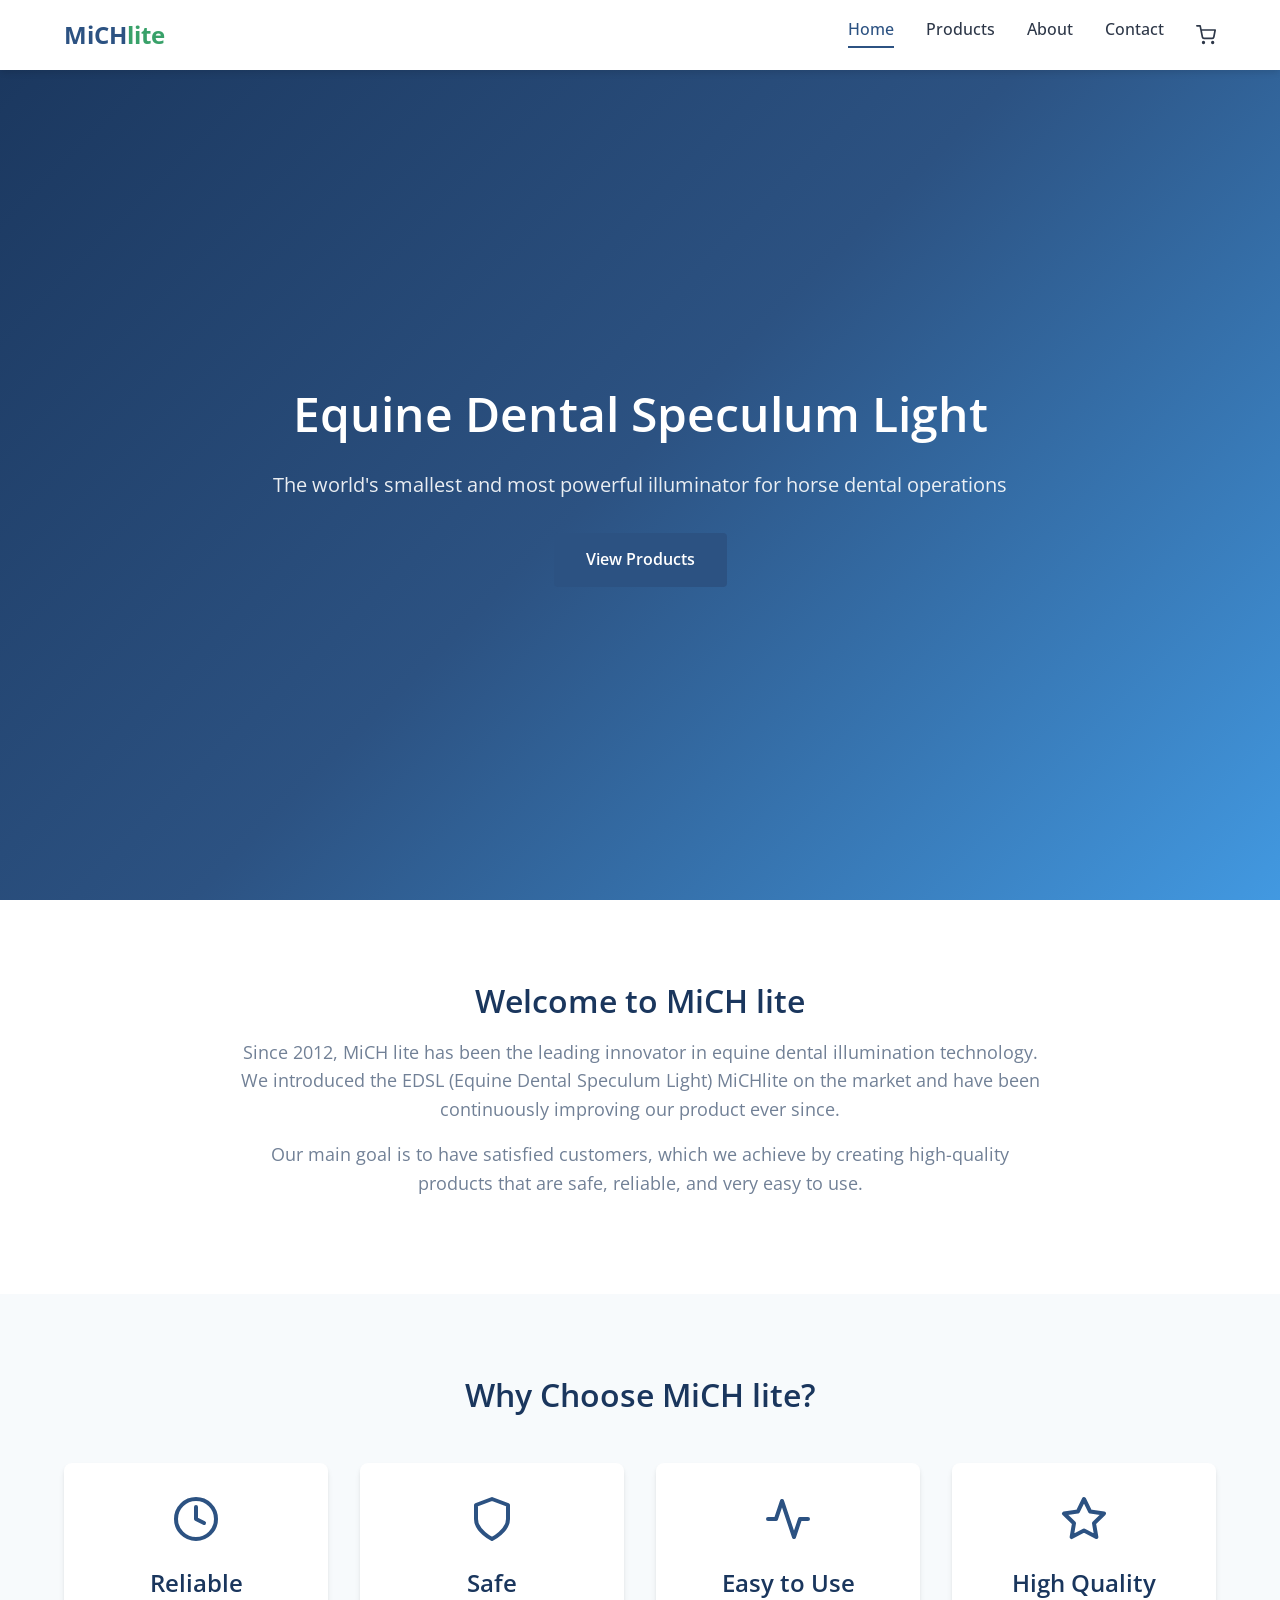
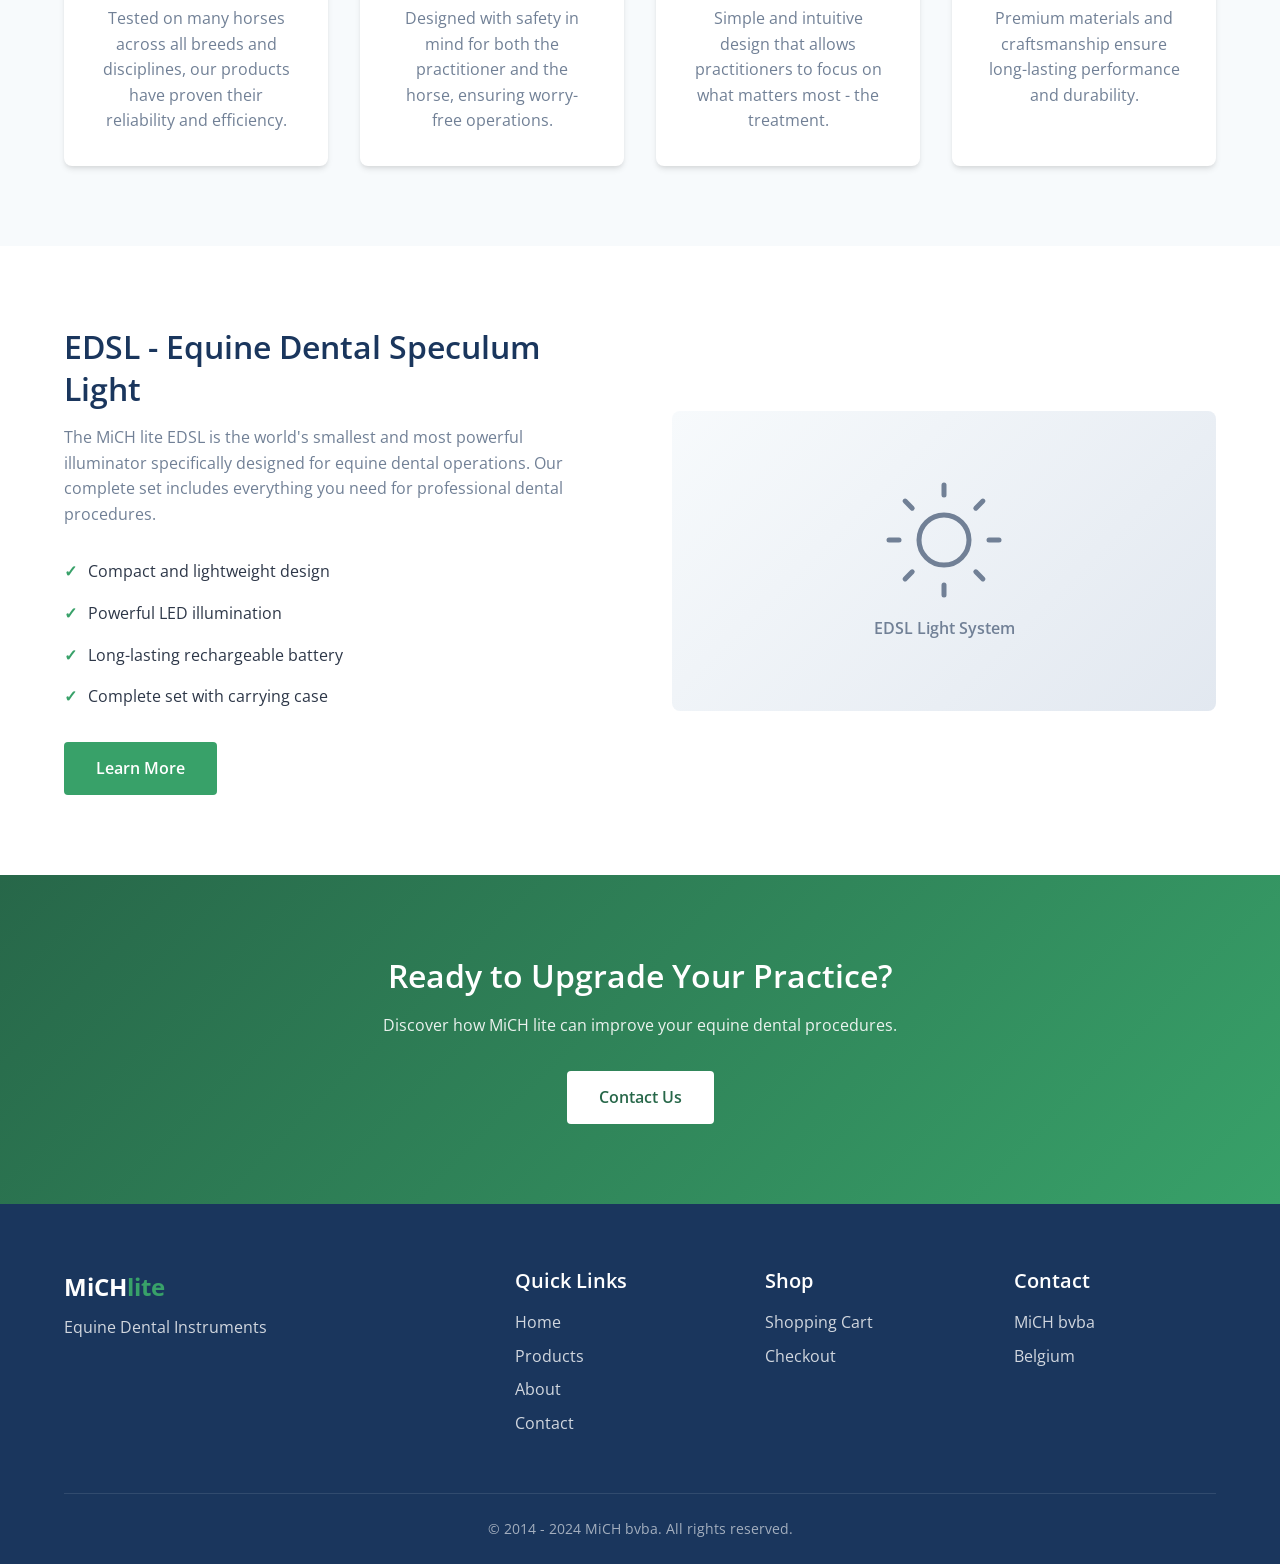
<file: index.html>
<!DOCTYPE html>
<html lang="en">
<head>
    <meta charset="UTF-8">
    <meta name="viewport" content="width=device-width, initial-scale=1.0">
    <meta name="description" content="MiCH lite - Equine Dental Instruments. The world's smallest and most powerful illuminator for horse dental operations.">
    <title>MiCH lite | Equine Dental Instruments</title>
    <link rel="stylesheet" href="css/styles.css">
    <link rel="preconnect" href="https://fonts.googleapis.com">
    <link rel="preconnect" href="https://fonts.gstatic.com" crossorigin>
    <link href="https://fonts.googleapis.com/css2?family=Open+Sans:wght@300;400;600;700&display=swap" rel="stylesheet">
</head>
<body>
    <!-- Navigation -->
    <header class="header">
        <nav class="nav container">
            <a href="index.html" class="logo">
                <span class="logo-mich">MiCH</span><span class="logo-lite">lite</span>
            </a>
            <button class="nav-toggle" aria-label="Toggle navigation">
                <span class="hamburger"></span>
            </button>
            <ul class="nav-menu">
                <li><a href="index.html" class="nav-link active">Home</a></li>
                <li><a href="products.html" class="nav-link">Products</a></li>
                <li><a href="about.html" class="nav-link">About</a></li>
                <li><a href="contact.html" class="nav-link">Contact</a></li>
                <li>
                    <a href="cart.html" class="nav-link cart-link">
                        <svg xmlns="http://www.w3.org/2000/svg" width="20" height="20" viewBox="0 0 24 24" fill="none" stroke="currentColor" stroke-width="2" stroke-linecap="round" stroke-linejoin="round">
                            <circle cx="9" cy="21" r="1"></circle>
                            <circle cx="20" cy="21" r="1"></circle>
                            <path d="M1 1h4l2.68 13.39a2 2 0 0 0 2 1.61h9.72a2 2 0 0 0 2-1.61L23 6H6"></path>
                        </svg>
                        <span class="cart-count">0</span>
                    </a>
                </li>
            </ul>
        </nav>
    </header>

    <!-- Hero Section -->
    <section class="hero">
        <div class="hero-content container">
            <h1>Equine Dental Speculum Light</h1>
            <p class="hero-subtitle">The world's smallest and most powerful illuminator for horse dental operations</p>
            <a href="products.html" class="btn btn-primary">View Products</a>
        </div>
    </section>

    <!-- Introduction Section -->
    <section class="intro section">
        <div class="container">
            <div class="intro-content">
                <h2>Welcome to MiCH lite</h2>
                <p>Since 2012, MiCH lite has been the leading innovator in equine dental illumination technology. We introduced the EDSL (Equine Dental Speculum Light) MiCHlite on the market and have been continuously improving our product ever since.</p>
                <p>Our main goal is to have satisfied customers, which we achieve by creating high-quality products that are safe, reliable, and very easy to use.</p>
            </div>
        </div>
    </section>

    <!-- Features Section -->
    <section class="features section section-alt">
        <div class="container">
            <h2 class="section-title">Why Choose MiCH lite?</h2>
            <div class="features-grid">
                <div class="feature-card">
                    <div class="feature-icon">
                        <svg xmlns="http://www.w3.org/2000/svg" width="48" height="48" viewBox="0 0 24 24" fill="none" stroke="currentColor" stroke-width="2" stroke-linecap="round" stroke-linejoin="round">
                            <circle cx="12" cy="12" r="10"></circle>
                            <path d="M12 6v6l4 2"></path>
                        </svg>
                    </div>
                    <h3>Reliable</h3>
                    <p>Tested on many horses across all breeds and disciplines, our products have proven their reliability and efficiency.</p>
                </div>
                <div class="feature-card">
                    <div class="feature-icon">
                        <svg xmlns="http://www.w3.org/2000/svg" width="48" height="48" viewBox="0 0 24 24" fill="none" stroke="currentColor" stroke-width="2" stroke-linecap="round" stroke-linejoin="round">
                            <path d="M12 22s8-4 8-10V5l-8-3-8 3v7c0 6 8 10 8 10z"></path>
                        </svg>
                    </div>
                    <h3>Safe</h3>
                    <p>Designed with safety in mind for both the practitioner and the horse, ensuring worry-free operations.</p>
                </div>
                <div class="feature-card">
                    <div class="feature-icon">
                        <svg xmlns="http://www.w3.org/2000/svg" width="48" height="48" viewBox="0 0 24 24" fill="none" stroke="currentColor" stroke-width="2" stroke-linecap="round" stroke-linejoin="round">
                            <polyline points="22 12 18 12 15 21 9 3 6 12 2 12"></polyline>
                        </svg>
                    </div>
                    <h3>Easy to Use</h3>
                    <p>Simple and intuitive design that allows practitioners to focus on what matters most - the treatment.</p>
                </div>
                <div class="feature-card">
                    <div class="feature-icon">
                        <svg xmlns="http://www.w3.org/2000/svg" width="48" height="48" viewBox="0 0 24 24" fill="none" stroke="currentColor" stroke-width="2" stroke-linecap="round" stroke-linejoin="round">
                            <polygon points="12 2 15.09 8.26 22 9.27 17 14.14 18.18 21.02 12 17.77 5.82 21.02 7 14.14 2 9.27 8.91 8.26 12 2"></polygon>
                        </svg>
                    </div>
                    <h3>High Quality</h3>
                    <p>Premium materials and craftsmanship ensure long-lasting performance and durability.</p>
                </div>
            </div>
        </div>
    </section>

    <!-- Product Highlight Section -->
    <section class="product-highlight section">
        <div class="container">
            <div class="product-highlight-content">
                <div class="product-highlight-text">
                    <h2>EDSL - Equine Dental Speculum Light</h2>
                    <p>The MiCH lite EDSL is the world's smallest and most powerful illuminator specifically designed for equine dental operations. Our complete set includes everything you need for professional dental procedures.</p>
                    <ul class="product-features">
                        <li>Compact and lightweight design</li>
                        <li>Powerful LED illumination</li>
                        <li>Long-lasting rechargeable battery</li>
                        <li>Complete set with carrying case</li>
                    </ul>
                    <a href="products.html" class="btn btn-secondary">Learn More</a>
                </div>
                <div class="product-highlight-image">
                    <div class="placeholder-image">
                        <svg xmlns="http://www.w3.org/2000/svg" width="120" height="120" viewBox="0 0 24 24" fill="none" stroke="currentColor" stroke-width="1" stroke-linecap="round" stroke-linejoin="round">
                            <circle cx="12" cy="12" r="5"></circle>
                            <line x1="12" y1="1" x2="12" y2="3"></line>
                            <line x1="12" y1="21" x2="12" y2="23"></line>
                            <line x1="4.22" y1="4.22" x2="5.64" y2="5.64"></line>
                            <line x1="18.36" y1="18.36" x2="19.78" y2="19.78"></line>
                            <line x1="1" y1="12" x2="3" y2="12"></line>
                            <line x1="21" y1="12" x2="23" y2="12"></line>
                            <line x1="4.22" y1="19.78" x2="5.64" y2="18.36"></line>
                            <line x1="18.36" y1="5.64" x2="19.78" y2="4.22"></line>
                        </svg>
                        <span>EDSL Light System</span>
                    </div>
                </div>
            </div>
        </div>
    </section>

    <!-- CTA Section -->
    <section class="cta section">
        <div class="container">
            <h2>Ready to Upgrade Your Practice?</h2>
            <p>Discover how MiCH lite can improve your equine dental procedures.</p>
            <a href="contact.html" class="btn btn-primary">Contact Us</a>
        </div>
    </section>

    <!-- Footer -->
    <footer class="footer">
        <div class="container">
            <div class="footer-content">
                <div class="footer-brand">
                    <a href="index.html" class="logo">
                        <span class="logo-mich">MiCH</span><span class="logo-lite">lite</span>
                    </a>
                    <p>Equine Dental Instruments</p>
                </div>
                <div class="footer-links">
                    <h4>Quick Links</h4>
                    <ul>
                        <li><a href="index.html">Home</a></li>
                        <li><a href="products.html">Products</a></li>
                        <li><a href="about.html">About</a></li>
                        <li><a href="contact.html">Contact</a></li>
                    </ul>
                </div>
                <div class="footer-links">
                    <h4>Shop</h4>
                    <ul>
                        <li><a href="cart.html">Shopping Cart</a></li>
                        <li><a href="checkout.html">Checkout</a></li>
                    </ul>
                </div>
                <div class="footer-contact">
                    <h4>Contact</h4>
                    <p>MiCH bvba</p>
                    <p>Belgium</p>
                </div>
            </div>
            <div class="footer-bottom">
                <p>&copy; 2014 - 2024 MiCH bvba. All rights reserved.</p>
            </div>
        </div>
    </footer>

    <script src="js/main.js"></script>
    <script src="js/shop.js"></script>
</body>
</html>
</file>
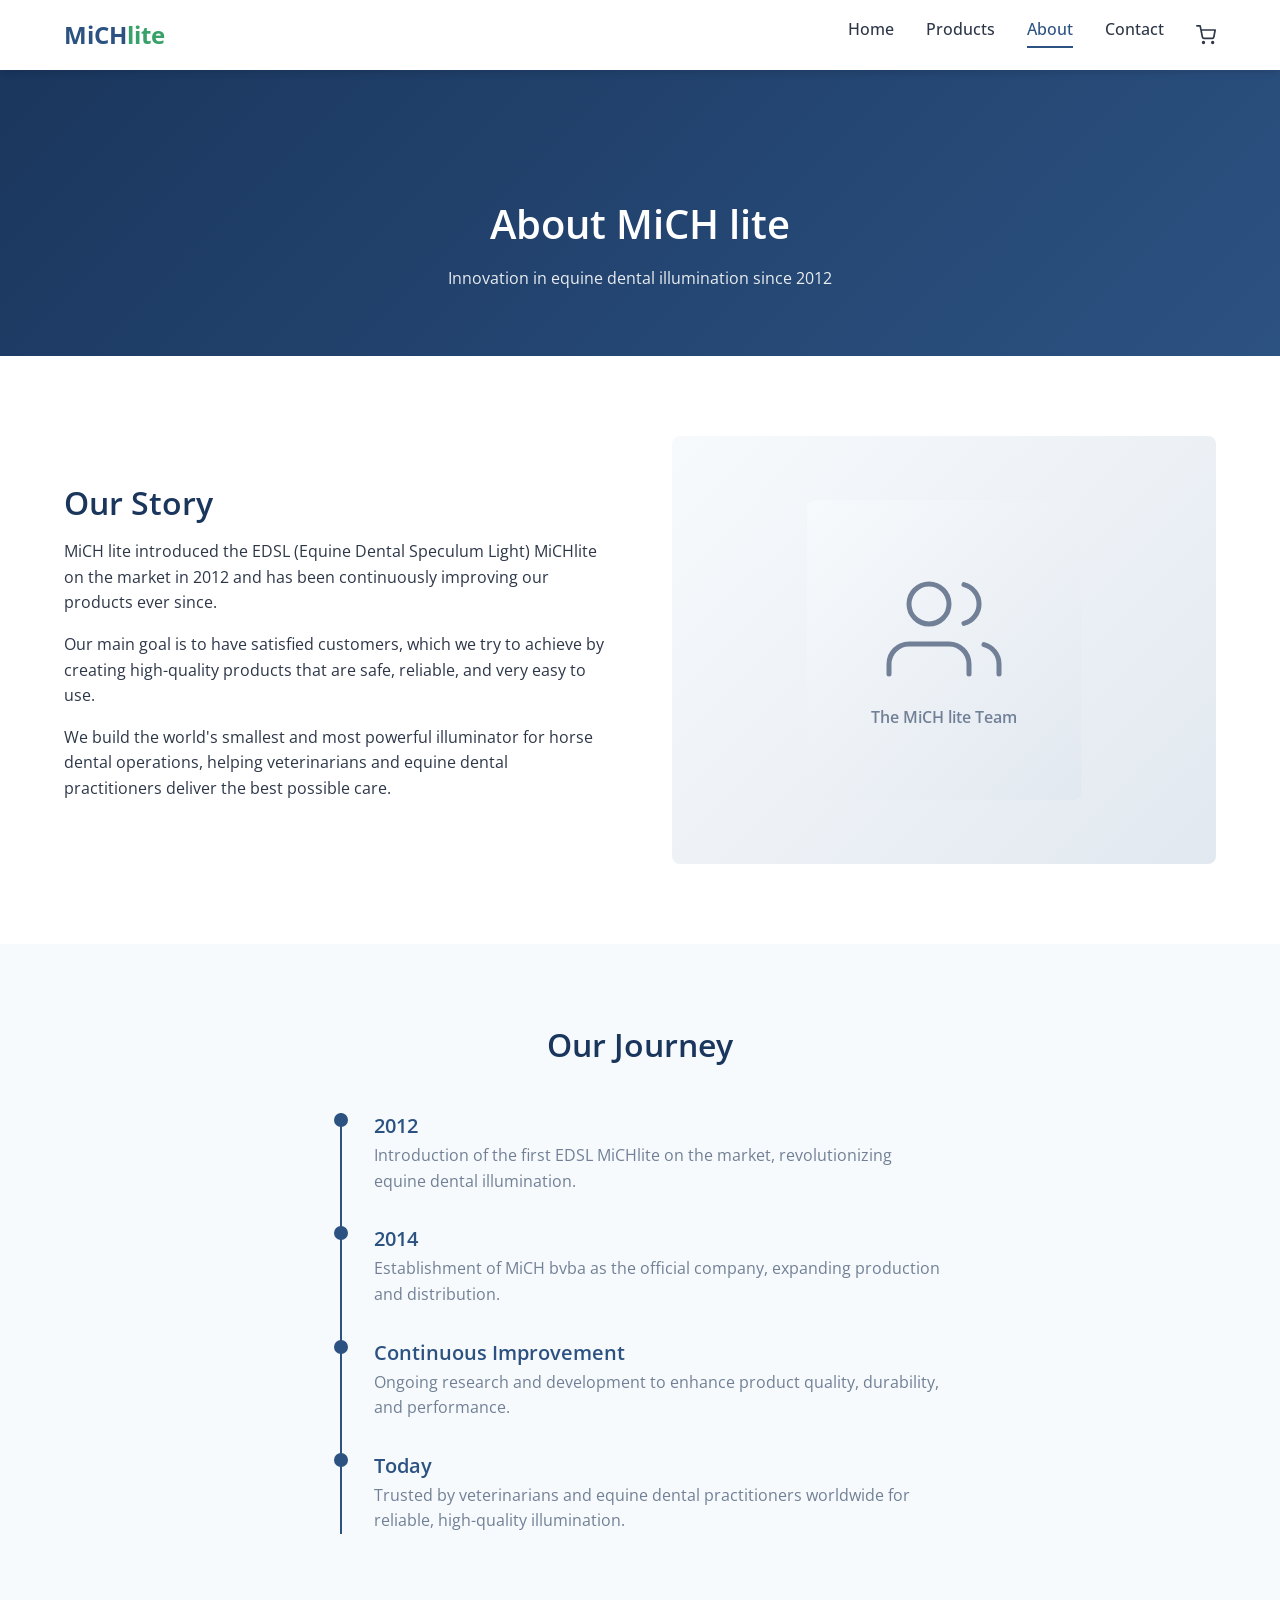
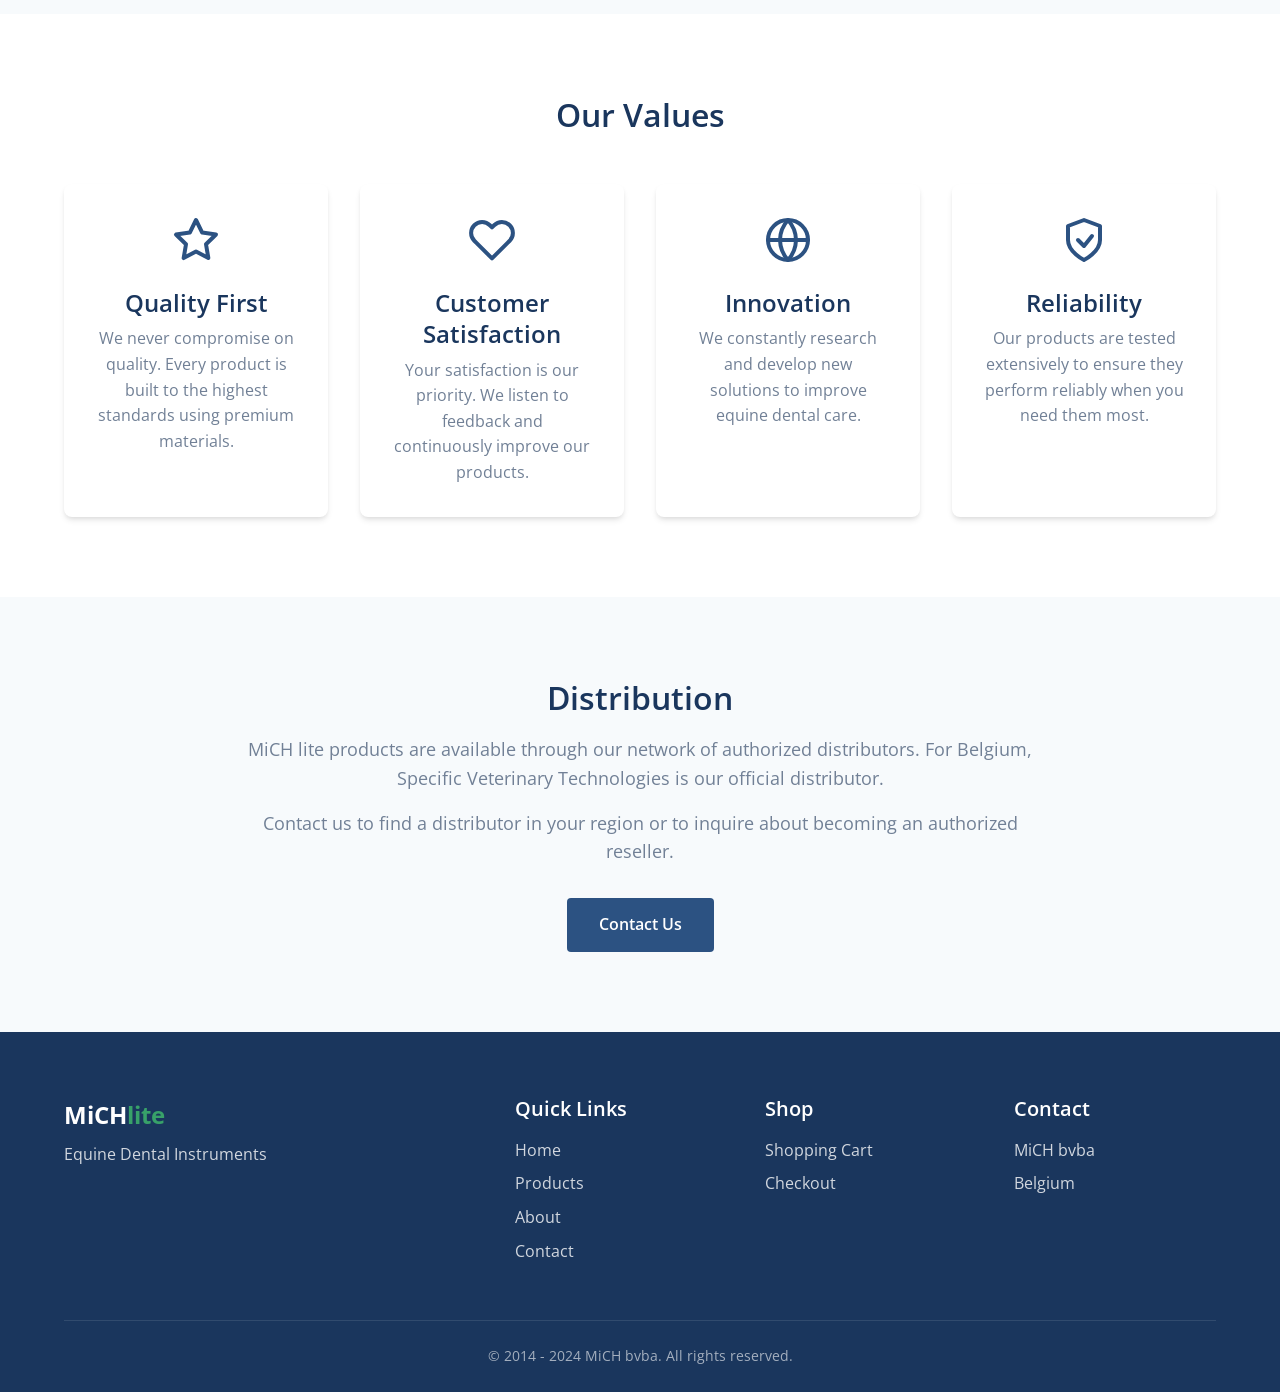
<file: about.html>
<!DOCTYPE html>
<html lang="en">
<head>
    <meta charset="UTF-8">
    <meta name="viewport" content="width=device-width, initial-scale=1.0">
    <meta name="description" content="About MiCH lite - Learn about our journey in equine dental illumination since 2012.">
    <title>About | MiCH lite</title>
    <link rel="stylesheet" href="css/styles.css">
    <link rel="preconnect" href="https://fonts.googleapis.com">
    <link rel="preconnect" href="https://fonts.gstatic.com" crossorigin>
    <link href="https://fonts.googleapis.com/css2?family=Open+Sans:wght@300;400;600;700&display=swap" rel="stylesheet">
</head>
<body>
    <!-- Navigation -->
    <header class="header">
        <nav class="nav container">
            <a href="index.html" class="logo">
                <span class="logo-mich">MiCH</span><span class="logo-lite">lite</span>
            </a>
            <button class="nav-toggle" aria-label="Toggle navigation">
                <span class="hamburger"></span>
            </button>
            <ul class="nav-menu">
                <li><a href="index.html" class="nav-link">Home</a></li>
                <li><a href="products.html" class="nav-link">Products</a></li>
                <li><a href="about.html" class="nav-link active">About</a></li>
                <li><a href="contact.html" class="nav-link">Contact</a></li>
                <li>
                    <a href="cart.html" class="nav-link cart-link">
                        <svg xmlns="http://www.w3.org/2000/svg" width="20" height="20" viewBox="0 0 24 24" fill="none" stroke="currentColor" stroke-width="2" stroke-linecap="round" stroke-linejoin="round">
                            <circle cx="9" cy="21" r="1"></circle>
                            <circle cx="20" cy="21" r="1"></circle>
                            <path d="M1 1h4l2.68 13.39a2 2 0 0 0 2 1.61h9.72a2 2 0 0 0 2-1.61L23 6H6"></path>
                        </svg>
                        <span class="cart-count">0</span>
                    </a>
                </li>
            </ul>
        </nav>
    </header>

    <!-- Page Header -->
    <section class="page-header">
        <div class="container">
            <h1>About MiCH lite</h1>
            <p>Innovation in equine dental illumination since 2012</p>
        </div>
    </section>

    <!-- About Content -->
    <section class="section">
        <div class="container">
            <div class="about-content">
                <div class="about-text">
                    <h2>Our Story</h2>
                    <p>MiCH lite introduced the EDSL (Equine Dental Speculum Light) MiCHlite on the market in 2012 and has been continuously improving our products ever since.</p>
                    <p>Our main goal is to have satisfied customers, which we try to achieve by creating high-quality products that are safe, reliable, and very easy to use.</p>
                    <p>We build the world's smallest and most powerful illuminator for horse dental operations, helping veterinarians and equine dental practitioners deliver the best possible care.</p>
                </div>
                <div class="about-image">
                    <div class="placeholder-image">
                        <svg xmlns="http://www.w3.org/2000/svg" width="120" height="120" viewBox="0 0 24 24" fill="none" stroke="currentColor" stroke-width="1" stroke-linecap="round" stroke-linejoin="round">
                            <path d="M17 21v-2a4 4 0 0 0-4-4H5a4 4 0 0 0-4 4v2"></path>
                            <circle cx="9" cy="7" r="4"></circle>
                            <path d="M23 21v-2a4 4 0 0 0-3-3.87"></path>
                            <path d="M16 3.13a4 4 0 0 1 0 7.75"></path>
                        </svg>
                        <span>The MiCH lite Team</span>
                    </div>
                </div>
            </div>
        </div>
    </section>

    <!-- Timeline Section -->
    <section class="section section-alt">
        <div class="container">
            <h2 class="section-title">Our Journey</h2>
            <div class="timeline" style="max-width: 600px; margin: 0 auto;">
                <div class="timeline-item">
                    <h4>2012</h4>
                    <p>Introduction of the first EDSL MiCHlite on the market, revolutionizing equine dental illumination.</p>
                </div>
                <div class="timeline-item">
                    <h4>2014</h4>
                    <p>Establishment of MiCH bvba as the official company, expanding production and distribution.</p>
                </div>
                <div class="timeline-item">
                    <h4>Continuous Improvement</h4>
                    <p>Ongoing research and development to enhance product quality, durability, and performance.</p>
                </div>
                <div class="timeline-item">
                    <h4>Today</h4>
                    <p>Trusted by veterinarians and equine dental practitioners worldwide for reliable, high-quality illumination.</p>
                </div>
            </div>
        </div>
    </section>

    <!-- Values Section -->
    <section class="section">
        <div class="container">
            <h2 class="section-title">Our Values</h2>
            <div class="features-grid">
                <div class="feature-card">
                    <div class="feature-icon">
                        <svg xmlns="http://www.w3.org/2000/svg" width="48" height="48" viewBox="0 0 24 24" fill="none" stroke="currentColor" stroke-width="2" stroke-linecap="round" stroke-linejoin="round">
                            <polygon points="12 2 15.09 8.26 22 9.27 17 14.14 18.18 21.02 12 17.77 5.82 21.02 7 14.14 2 9.27 8.91 8.26 12 2"></polygon>
                        </svg>
                    </div>
                    <h3>Quality First</h3>
                    <p>We never compromise on quality. Every product is built to the highest standards using premium materials.</p>
                </div>
                <div class="feature-card">
                    <div class="feature-icon">
                        <svg xmlns="http://www.w3.org/2000/svg" width="48" height="48" viewBox="0 0 24 24" fill="none" stroke="currentColor" stroke-width="2" stroke-linecap="round" stroke-linejoin="round">
                            <path d="M20.84 4.61a5.5 5.5 0 0 0-7.78 0L12 5.67l-1.06-1.06a5.5 5.5 0 0 0-7.78 7.78l1.06 1.06L12 21.23l7.78-7.78 1.06-1.06a5.5 5.5 0 0 0 0-7.78z"></path>
                        </svg>
                    </div>
                    <h3>Customer Satisfaction</h3>
                    <p>Your satisfaction is our priority. We listen to feedback and continuously improve our products.</p>
                </div>
                <div class="feature-card">
                    <div class="feature-icon">
                        <svg xmlns="http://www.w3.org/2000/svg" width="48" height="48" viewBox="0 0 24 24" fill="none" stroke="currentColor" stroke-width="2" stroke-linecap="round" stroke-linejoin="round">
                            <circle cx="12" cy="12" r="10"></circle>
                            <line x1="2" y1="12" x2="22" y2="12"></line>
                            <path d="M12 2a15.3 15.3 0 0 1 4 10 15.3 15.3 0 0 1-4 10 15.3 15.3 0 0 1-4-10 15.3 15.3 0 0 1 4-10z"></path>
                        </svg>
                    </div>
                    <h3>Innovation</h3>
                    <p>We constantly research and develop new solutions to improve equine dental care.</p>
                </div>
                <div class="feature-card">
                    <div class="feature-icon">
                        <svg xmlns="http://www.w3.org/2000/svg" width="48" height="48" viewBox="0 0 24 24" fill="none" stroke="currentColor" stroke-width="2" stroke-linecap="round" stroke-linejoin="round">
                            <path d="M12 22s8-4 8-10V5l-8-3-8 3v7c0 6 8 10 8 10z"></path>
                            <polyline points="9 12 12 15 16 10"></polyline>
                        </svg>
                    </div>
                    <h3>Reliability</h3>
                    <p>Our products are tested extensively to ensure they perform reliably when you need them most.</p>
                </div>
            </div>
        </div>
    </section>

    <!-- Distribution Section -->
    <section class="section section-alt">
        <div class="container">
            <div class="intro-content">
                <h2>Distribution</h2>
                <p>MiCH lite products are available through our network of authorized distributors. For Belgium, Specific Veterinary Technologies is our official distributor.</p>
                <p>Contact us to find a distributor in your region or to inquire about becoming an authorized reseller.</p>
                <a href="contact.html" class="btn btn-primary" style="margin-top: 1rem;">Contact Us</a>
            </div>
        </div>
    </section>

    <!-- Footer -->
    <footer class="footer">
        <div class="container">
            <div class="footer-content">
                <div class="footer-brand">
                    <a href="index.html" class="logo">
                        <span class="logo-mich">MiCH</span><span class="logo-lite">lite</span>
                    </a>
                    <p>Equine Dental Instruments</p>
                </div>
                <div class="footer-links">
                    <h4>Quick Links</h4>
                    <ul>
                        <li><a href="index.html">Home</a></li>
                        <li><a href="products.html">Products</a></li>
                        <li><a href="about.html">About</a></li>
                        <li><a href="contact.html">Contact</a></li>
                    </ul>
                </div>
                <div class="footer-links">
                    <h4>Shop</h4>
                    <ul>
                        <li><a href="cart.html">Shopping Cart</a></li>
                        <li><a href="checkout.html">Checkout</a></li>
                    </ul>
                </div>
                <div class="footer-contact">
                    <h4>Contact</h4>
                    <p>MiCH bvba</p>
                    <p>Belgium</p>
                </div>
            </div>
            <div class="footer-bottom">
                <p>&copy; 2014 - 2024 MiCH bvba. All rights reserved.</p>
            </div>
        </div>
    </footer>

    <script src="js/main.js"></script>
    <script src="js/shop.js"></script>
</body>
</html>
</file>
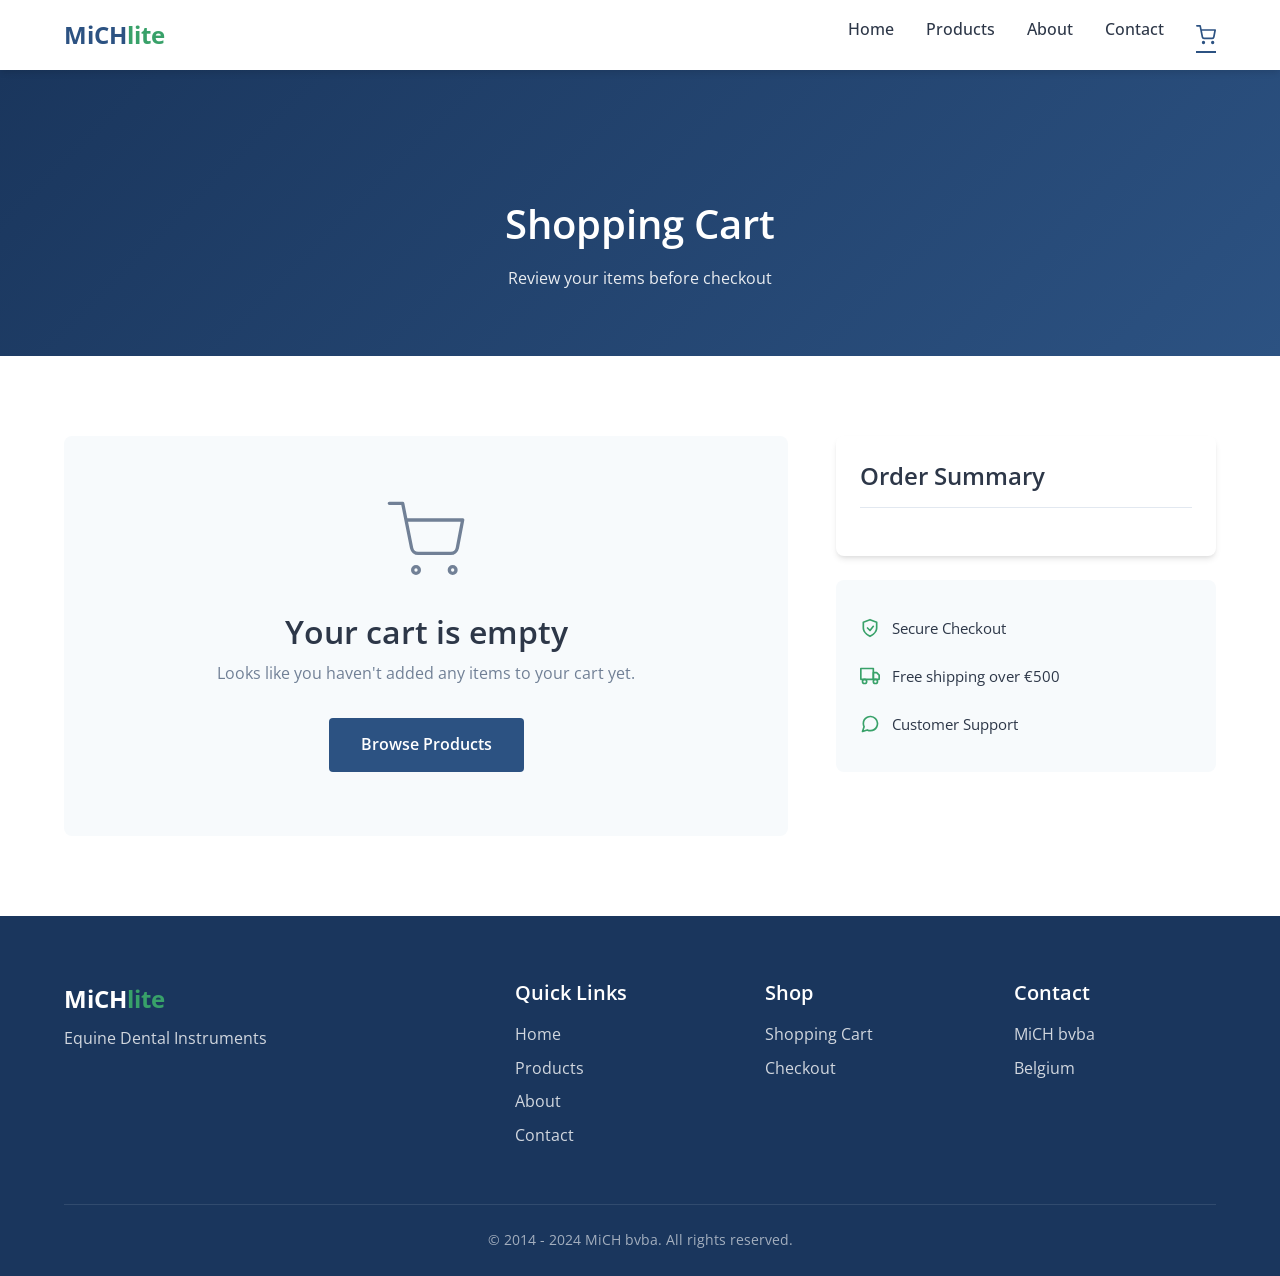
<file: cart.html>
<!DOCTYPE html>
<html lang="en">
<head>
    <meta charset="UTF-8">
    <meta name="viewport" content="width=device-width, initial-scale=1.0">
    <meta name="description" content="Shopping Cart - MiCH lite Equine Dental Instruments">
    <title>Shopping Cart | MiCH lite</title>
    <link rel="stylesheet" href="css/styles.css">
    <link rel="preconnect" href="https://fonts.googleapis.com">
    <link rel="preconnect" href="https://fonts.gstatic.com" crossorigin>
    <link href="https://fonts.googleapis.com/css2?family=Open+Sans:wght@300;400;600;700&display=swap" rel="stylesheet">
</head>
<body>
    <!-- Navigation -->
    <header class="header">
        <nav class="nav container">
            <a href="index.html" class="logo">
                <span class="logo-mich">MiCH</span><span class="logo-lite">lite</span>
            </a>
            <button class="nav-toggle" aria-label="Toggle navigation">
                <span class="hamburger"></span>
            </button>
            <ul class="nav-menu">
                <li><a href="index.html" class="nav-link">Home</a></li>
                <li><a href="products.html" class="nav-link">Products</a></li>
                <li><a href="about.html" class="nav-link">About</a></li>
                <li><a href="contact.html" class="nav-link">Contact</a></li>
                <li>
                    <a href="cart.html" class="nav-link cart-link active">
                        <svg xmlns="http://www.w3.org/2000/svg" width="20" height="20" viewBox="0 0 24 24" fill="none" stroke="currentColor" stroke-width="2" stroke-linecap="round" stroke-linejoin="round">
                            <circle cx="9" cy="21" r="1"></circle>
                            <circle cx="20" cy="21" r="1"></circle>
                            <path d="M1 1h4l2.68 13.39a2 2 0 0 0 2 1.61h9.72a2 2 0 0 0 2-1.61L23 6H6"></path>
                        </svg>
                        <span class="cart-count">0</span>
                    </a>
                </li>
            </ul>
        </nav>
    </header>

    <!-- Page Header -->
    <section class="page-header">
        <div class="container">
            <h1>Shopping Cart</h1>
            <p>Review your items before checkout</p>
        </div>
    </section>

    <!-- Cart Section -->
    <section class="section">
        <div class="container">
            <div class="cart-layout">
                <!-- Cart Items -->
                <div class="cart-main">
                    <div id="cart-items" class="cart-items">
                        <!-- Cart items will be rendered here by JavaScript -->
                    </div>

                    <!-- Empty Cart Message -->
                    <div id="empty-cart" class="empty-cart" style="display: none;">
                        <div class="empty-cart-icon">
                            <svg xmlns="http://www.w3.org/2000/svg" width="80" height="80" viewBox="0 0 24 24" fill="none" stroke="currentColor" stroke-width="1" stroke-linecap="round" stroke-linejoin="round">
                                <circle cx="9" cy="21" r="1"></circle>
                                <circle cx="20" cy="21" r="1"></circle>
                                <path d="M1 1h4l2.68 13.39a2 2 0 0 0 2 1.61h9.72a2 2 0 0 0 2-1.61L23 6H6"></path>
                            </svg>
                        </div>
                        <h2>Your cart is empty</h2>
                        <p>Looks like you haven't added any items to your cart yet.</p>
                        <a href="products.html" class="btn btn-primary">Browse Products</a>
                    </div>
                </div>

                <!-- Cart Summary -->
                <div class="cart-sidebar">
                    <div class="cart-summary-box">
                        <h3>Order Summary</h3>
                        <div id="cart-summary">
                            <!-- Summary will be rendered here by JavaScript -->
                        </div>
                    </div>

                    <!-- Secure Checkout Info -->
                    <div class="checkout-info">
                        <div class="checkout-info-item">
                            <svg xmlns="http://www.w3.org/2000/svg" width="20" height="20" viewBox="0 0 24 24" fill="none" stroke="currentColor" stroke-width="2" stroke-linecap="round" stroke-linejoin="round">
                                <path d="M12 22s8-4 8-10V5l-8-3-8 3v7c0 6 8 10 8 10z"></path>
                                <polyline points="9 12 12 15 16 10"></polyline>
                            </svg>
                            <span>Secure Checkout</span>
                        </div>
                        <div class="checkout-info-item">
                            <svg xmlns="http://www.w3.org/2000/svg" width="20" height="20" viewBox="0 0 24 24" fill="none" stroke="currentColor" stroke-width="2" stroke-linecap="round" stroke-linejoin="round">
                                <rect x="1" y="3" width="15" height="13"></rect>
                                <polygon points="16 8 20 8 23 11 23 16 16 16 16 8"></polygon>
                                <circle cx="5.5" cy="18.5" r="2.5"></circle>
                                <circle cx="18.5" cy="18.5" r="2.5"></circle>
                            </svg>
                            <span>Free shipping over &euro;500</span>
                        </div>
                        <div class="checkout-info-item">
                            <svg xmlns="http://www.w3.org/2000/svg" width="20" height="20" viewBox="0 0 24 24" fill="none" stroke="currentColor" stroke-width="2" stroke-linecap="round" stroke-linejoin="round">
                                <path d="M21 11.5a8.38 8.38 0 0 1-.9 3.8 8.5 8.5 0 0 1-7.6 4.7 8.38 8.38 0 0 1-3.8-.9L3 21l1.9-5.7a8.38 8.38 0 0 1-.9-3.8 8.5 8.5 0 0 1 4.7-7.6 8.38 8.38 0 0 1 3.8-.9h.5a8.48 8.48 0 0 1 8 8v.5z"></path>
                            </svg>
                            <span>Customer Support</span>
                        </div>
                    </div>
                </div>
            </div>
        </div>
    </section>

    <!-- Footer -->
    <footer class="footer">
        <div class="container">
            <div class="footer-content">
                <div class="footer-brand">
                    <a href="index.html" class="logo">
                        <span class="logo-mich">MiCH</span><span class="logo-lite">lite</span>
                    </a>
                    <p>Equine Dental Instruments</p>
                </div>
                <div class="footer-links">
                    <h4>Quick Links</h4>
                    <ul>
                        <li><a href="index.html">Home</a></li>
                        <li><a href="products.html">Products</a></li>
                        <li><a href="about.html">About</a></li>
                        <li><a href="contact.html">Contact</a></li>
                    </ul>
                </div>
                <div class="footer-links">
                    <h4>Shop</h4>
                    <ul>
                        <li><a href="cart.html">Shopping Cart</a></li>
                        <li><a href="checkout.html">Checkout</a></li>
                    </ul>
                </div>
                <div class="footer-contact">
                    <h4>Contact</h4>
                    <p>MiCH bvba</p>
                    <p>Belgium</p>
                </div>
            </div>
            <div class="footer-bottom">
                <p>&copy; 2014 - 2024 MiCH bvba. All rights reserved.</p>
            </div>
        </div>
    </footer>

    <script src="js/main.js"></script>
    <script src="js/shop.js"></script>
</body>
</html>
</file>
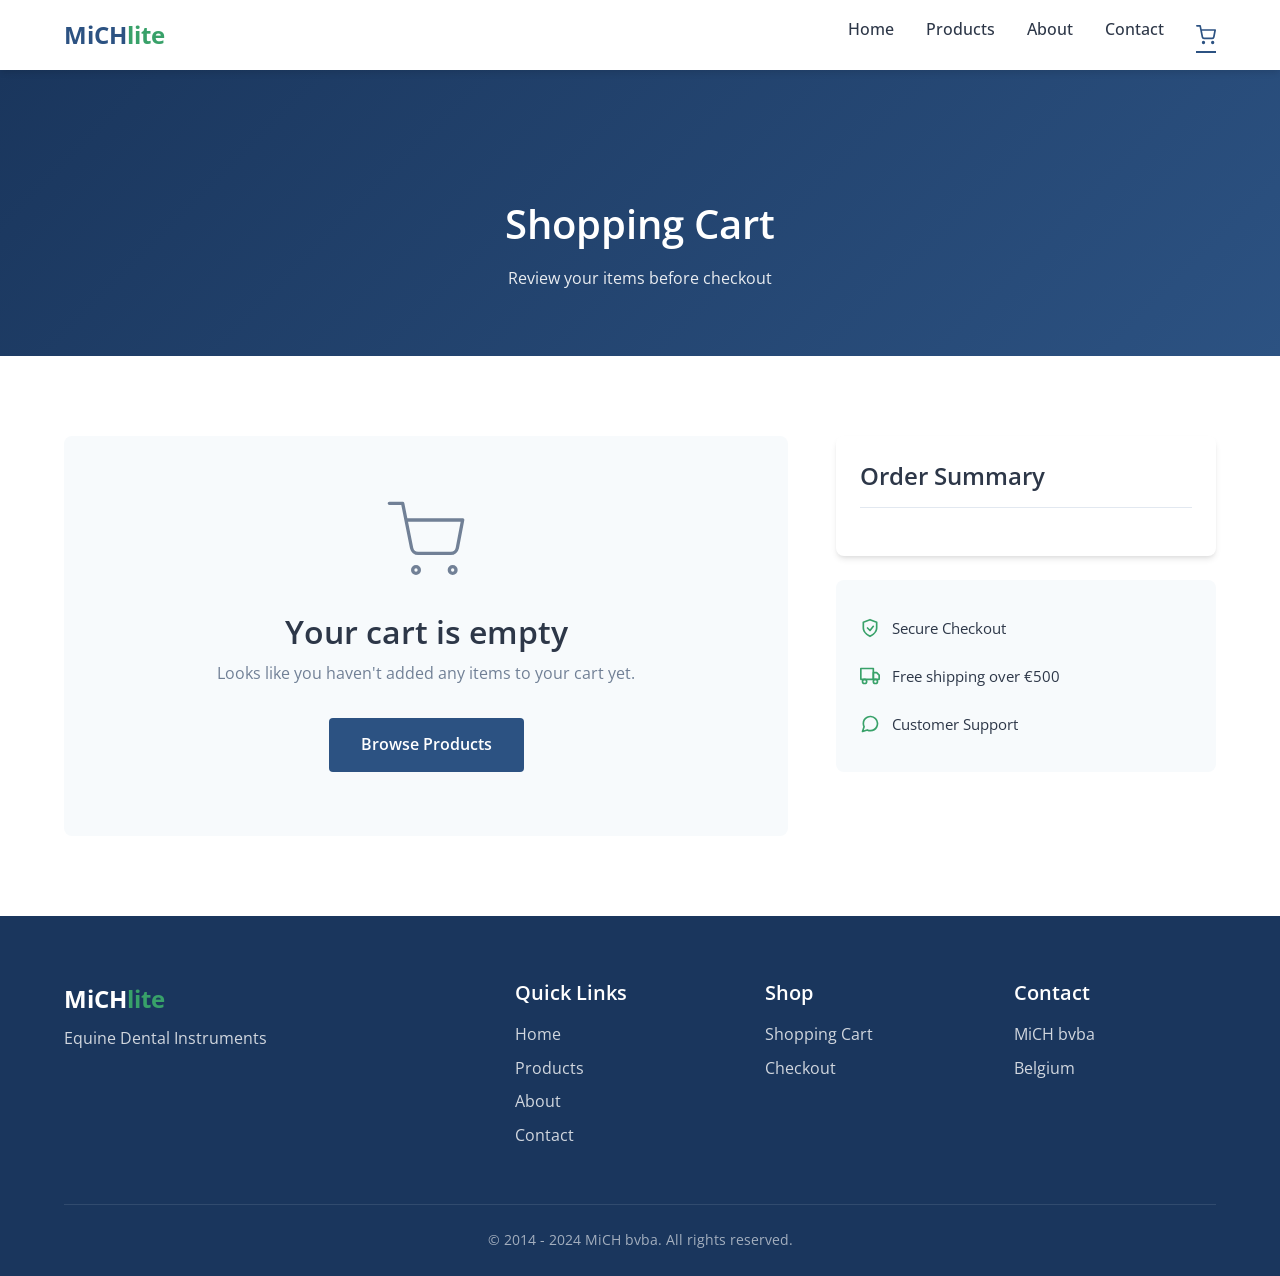
<file: checkout.html>
<!DOCTYPE html>
<html lang="en">
<head>
    <meta charset="UTF-8">
    <meta name="viewport" content="width=device-width, initial-scale=1.0">
    <meta name="description" content="Checkout - MiCH lite Equine Dental Instruments">
    <title>Checkout | MiCH lite</title>
    <link rel="stylesheet" href="css/styles.css">
    <link rel="preconnect" href="https://fonts.googleapis.com">
    <link rel="preconnect" href="https://fonts.gstatic.com" crossorigin>
    <link href="https://fonts.googleapis.com/css2?family=Open+Sans:wght@300;400;600;700&display=swap" rel="stylesheet">
</head>
<body>
    <!-- Navigation -->
    <header class="header">
        <nav class="nav container">
            <a href="index.html" class="logo">
                <span class="logo-mich">MiCH</span><span class="logo-lite">lite</span>
            </a>
            <button class="nav-toggle" aria-label="Toggle navigation">
                <span class="hamburger"></span>
            </button>
            <ul class="nav-menu">
                <li><a href="index.html" class="nav-link">Home</a></li>
                <li><a href="products.html" class="nav-link">Products</a></li>
                <li><a href="about.html" class="nav-link">About</a></li>
                <li><a href="contact.html" class="nav-link">Contact</a></li>
                <li>
                    <a href="cart.html" class="nav-link cart-link">
                        <svg xmlns="http://www.w3.org/2000/svg" width="20" height="20" viewBox="0 0 24 24" fill="none" stroke="currentColor" stroke-width="2" stroke-linecap="round" stroke-linejoin="round">
                            <circle cx="9" cy="21" r="1"></circle>
                            <circle cx="20" cy="21" r="1"></circle>
                            <path d="M1 1h4l2.68 13.39a2 2 0 0 0 2 1.61h9.72a2 2 0 0 0 2-1.61L23 6H6"></path>
                        </svg>
                        <span class="cart-count">0</span>
                    </a>
                </li>
            </ul>
        </nav>
    </header>

    <!-- Page Header -->
    <section class="page-header">
        <div class="container">
            <h1>Checkout</h1>
            <p>Complete your order</p>
        </div>
    </section>

    <!-- Checkout Section -->
    <section class="section">
        <div class="container">
            <div class="checkout-layout">
                <!-- Checkout Form -->
                <div class="checkout-main">
                    <form id="checkoutForm" class="checkout-form">
                        <!-- Customer Information -->
                        <div class="checkout-section">
                            <h2>Customer Information</h2>
                            <div class="form-row">
                                <div class="form-group">
                                    <label for="firstName">First Name *</label>
                                    <input type="text" id="firstName" name="firstName" required>
                                </div>
                                <div class="form-group">
                                    <label for="lastName">Last Name *</label>
                                    <input type="text" id="lastName" name="lastName" required>
                                </div>
                            </div>
                            <div class="form-row">
                                <div class="form-group">
                                    <label for="email">Email *</label>
                                    <input type="email" id="email" name="email" required>
                                </div>
                                <div class="form-group">
                                    <label for="phone">Phone</label>
                                    <input type="tel" id="phone" name="phone">
                                </div>
                            </div>
                            <div class="form-group">
                                <label for="company">Company / Practice Name</label>
                                <input type="text" id="company" name="company">
                            </div>
                        </div>

                        <!-- Shipping Address -->
                        <div class="checkout-section">
                            <h2>Shipping Address</h2>
                            <div class="form-group">
                                <label for="address">Street Address *</label>
                                <input type="text" id="address" name="address" required>
                            </div>
                            <div class="form-row">
                                <div class="form-group">
                                    <label for="city">City *</label>
                                    <input type="text" id="city" name="city" required>
                                </div>
                                <div class="form-group">
                                    <label for="postalCode">Postal Code *</label>
                                    <input type="text" id="postalCode" name="postalCode" required>
                                </div>
                            </div>
                            <div class="form-group">
                                <label for="country">Country *</label>
                                <select id="country" name="country" required>
                                    <option value="">Select a country</option>
                                    <option value="Belgium">Belgium</option>
                                    <option value="Netherlands">Netherlands</option>
                                    <option value="Germany">Germany</option>
                                    <option value="France">France</option>
                                    <option value="United Kingdom">United Kingdom</option>
                                    <option value="Ireland">Ireland</option>
                                    <option value="Luxembourg">Luxembourg</option>
                                    <option value="Austria">Austria</option>
                                    <option value="Switzerland">Switzerland</option>
                                    <option value="Denmark">Denmark</option>
                                    <option value="Sweden">Sweden</option>
                                    <option value="Norway">Norway</option>
                                    <option value="Finland">Finland</option>
                                    <option value="Spain">Spain</option>
                                    <option value="Portugal">Portugal</option>
                                    <option value="Italy">Italy</option>
                                    <option value="Poland">Poland</option>
                                    <option value="Czech Republic">Czech Republic</option>
                                    <option value="United States">United States</option>
                                    <option value="Canada">Canada</option>
                                    <option value="Australia">Australia</option>
                                    <option value="New Zealand">New Zealand</option>
                                    <option value="Other">Other (specify in notes)</option>
                                </select>
                            </div>
                        </div>

                        <!-- Order Notes -->
                        <div class="checkout-section">
                            <h2>Additional Information</h2>
                            <div class="form-group">
                                <label for="notes">Order Notes (optional)</label>
                                <textarea id="notes" name="notes" rows="3" placeholder="Any special requests or delivery instructions..."></textarea>
                            </div>
                        </div>

                        <!-- Payment Info -->
                        <div class="checkout-section">
                            <h2>Payment</h2>
                            <div class="payment-info">
                                <p>After placing your order, we will contact you to confirm the order details and arrange payment via bank transfer or another preferred method.</p>
                                <p>Your order will be processed and shipped once payment is received.</p>
                            </div>
                        </div>

                        <button type="submit" class="btn btn-primary btn-lg btn-block">Place Order</button>
                    </form>
                </div>

                <!-- Order Summary Sidebar -->
                <div class="checkout-sidebar">
                    <div class="order-summary-box">
                        <h3>Order Summary</h3>
                        <div id="order-items" class="order-items">
                            <!-- Order items will be rendered here -->
                        </div>
                        <div id="order-total" class="order-total">
                            <!-- Order total will be rendered here -->
                        </div>
                    </div>

                    <div class="checkout-info">
                        <div class="checkout-info-item">
                            <svg xmlns="http://www.w3.org/2000/svg" width="20" height="20" viewBox="0 0 24 24" fill="none" stroke="currentColor" stroke-width="2" stroke-linecap="round" stroke-linejoin="round">
                                <path d="M12 22s8-4 8-10V5l-8-3-8 3v7c0 6 8 10 8 10z"></path>
                                <polyline points="9 12 12 15 16 10"></polyline>
                            </svg>
                            <span>Secure Order</span>
                        </div>
                        <div class="checkout-info-item">
                            <svg xmlns="http://www.w3.org/2000/svg" width="20" height="20" viewBox="0 0 24 24" fill="none" stroke="currentColor" stroke-width="2" stroke-linecap="round" stroke-linejoin="round">
                                <circle cx="12" cy="12" r="10"></circle>
                                <polyline points="12 6 12 12 16 14"></polyline>
                            </svg>
                            <span>Order confirmation within 24h</span>
                        </div>
                    </div>

                    <a href="cart.html" class="back-to-cart">
                        <svg xmlns="http://www.w3.org/2000/svg" width="16" height="16" viewBox="0 0 24 24" fill="none" stroke="currentColor" stroke-width="2" stroke-linecap="round" stroke-linejoin="round">
                            <line x1="19" y1="12" x2="5" y2="12"></line>
                            <polyline points="12 19 5 12 12 5"></polyline>
                        </svg>
                        Back to Cart
                    </a>
                </div>
            </div>
        </div>
    </section>

    <!-- Footer -->
    <footer class="footer">
        <div class="container">
            <div class="footer-content">
                <div class="footer-brand">
                    <a href="index.html" class="logo">
                        <span class="logo-mich">MiCH</span><span class="logo-lite">lite</span>
                    </a>
                    <p>Equine Dental Instruments</p>
                </div>
                <div class="footer-links">
                    <h4>Quick Links</h4>
                    <ul>
                        <li><a href="index.html">Home</a></li>
                        <li><a href="products.html">Products</a></li>
                        <li><a href="about.html">About</a></li>
                        <li><a href="contact.html">Contact</a></li>
                    </ul>
                </div>
                <div class="footer-links">
                    <h4>Shop</h4>
                    <ul>
                        <li><a href="cart.html">Shopping Cart</a></li>
                        <li><a href="checkout.html">Checkout</a></li>
                    </ul>
                </div>
                <div class="footer-contact">
                    <h4>Contact</h4>
                    <p>MiCH bvba</p>
                    <p>Belgium</p>
                </div>
            </div>
            <div class="footer-bottom">
                <p>&copy; 2014 - 2024 MiCH bvba. All rights reserved.</p>
            </div>
        </div>
    </footer>

    <script src="js/main.js"></script>
    <script src="js/shop.js"></script>
</body>
</html>
</file>
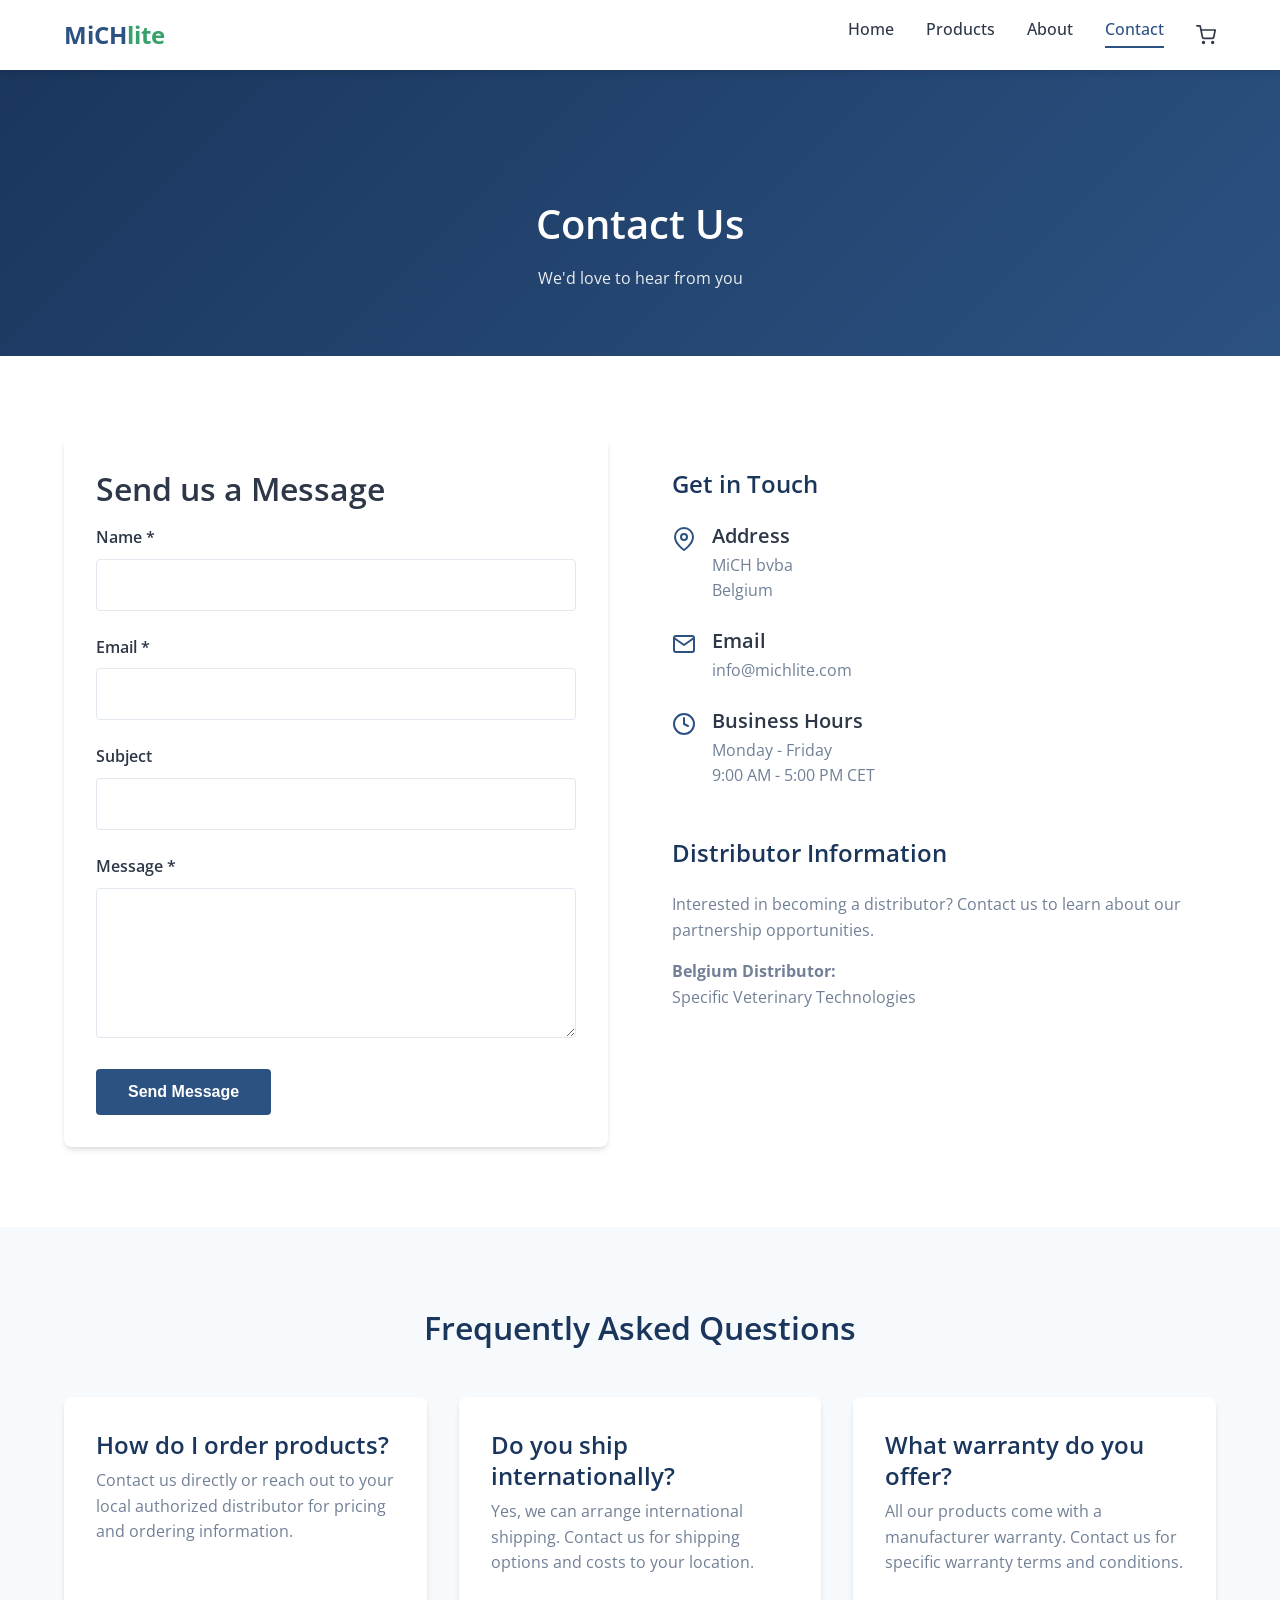
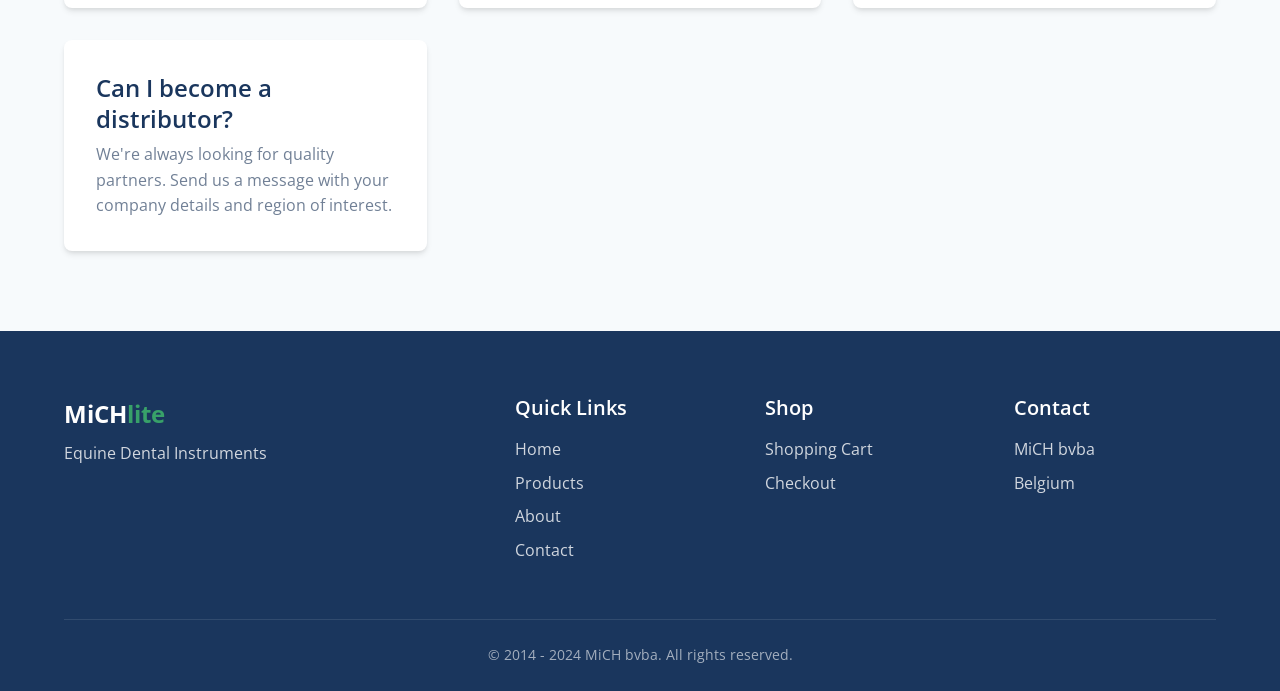
<file: contact.html>
<!DOCTYPE html>
<html lang="en">
<head>
    <meta charset="UTF-8">
    <meta name="viewport" content="width=device-width, initial-scale=1.0">
    <meta name="description" content="Contact MiCH lite - Get in touch for product inquiries, support, or distribution information.">
    <title>Contact | MiCH lite</title>
    <link rel="stylesheet" href="css/styles.css">
    <link rel="preconnect" href="https://fonts.googleapis.com">
    <link rel="preconnect" href="https://fonts.gstatic.com" crossorigin>
    <link href="https://fonts.googleapis.com/css2?family=Open+Sans:wght@300;400;600;700&display=swap" rel="stylesheet">
</head>
<body>
    <!-- Navigation -->
    <header class="header">
        <nav class="nav container">
            <a href="index.html" class="logo">
                <span class="logo-mich">MiCH</span><span class="logo-lite">lite</span>
            </a>
            <button class="nav-toggle" aria-label="Toggle navigation">
                <span class="hamburger"></span>
            </button>
            <ul class="nav-menu">
                <li><a href="index.html" class="nav-link">Home</a></li>
                <li><a href="products.html" class="nav-link">Products</a></li>
                <li><a href="about.html" class="nav-link">About</a></li>
                <li><a href="contact.html" class="nav-link active">Contact</a></li>
                <li>
                    <a href="cart.html" class="nav-link cart-link">
                        <svg xmlns="http://www.w3.org/2000/svg" width="20" height="20" viewBox="0 0 24 24" fill="none" stroke="currentColor" stroke-width="2" stroke-linecap="round" stroke-linejoin="round">
                            <circle cx="9" cy="21" r="1"></circle>
                            <circle cx="20" cy="21" r="1"></circle>
                            <path d="M1 1h4l2.68 13.39a2 2 0 0 0 2 1.61h9.72a2 2 0 0 0 2-1.61L23 6H6"></path>
                        </svg>
                        <span class="cart-count">0</span>
                    </a>
                </li>
            </ul>
        </nav>
    </header>

    <!-- Page Header -->
    <section class="page-header">
        <div class="container">
            <h1>Contact Us</h1>
            <p>We'd love to hear from you</p>
        </div>
    </section>

    <!-- Contact Section -->
    <section class="section">
        <div class="container">
            <div class="contact-grid">
                <div class="contact-form">
                    <h2>Send us a Message</h2>
                    <form id="contactForm" action="#" method="POST">
                        <div class="form-group">
                            <label for="name">Name *</label>
                            <input type="text" id="name" name="name" required>
                        </div>
                        <div class="form-group">
                            <label for="email">Email *</label>
                            <input type="email" id="email" name="email" required>
                        </div>
                        <div class="form-group">
                            <label for="subject">Subject</label>
                            <input type="text" id="subject" name="subject">
                        </div>
                        <div class="form-group">
                            <label for="message">Message *</label>
                            <textarea id="message" name="message" rows="5" required></textarea>
                        </div>
                        <button type="submit" class="btn btn-primary">Send Message</button>
                    </form>
                </div>
                <div class="contact-info">
                    <h3>Get in Touch</h3>
                    <div class="contact-item">
                        <svg xmlns="http://www.w3.org/2000/svg" width="24" height="24" viewBox="0 0 24 24" fill="none" stroke="currentColor" stroke-width="2" stroke-linecap="round" stroke-linejoin="round">
                            <path d="M21 10c0 7-9 13-9 13s-9-6-9-13a9 9 0 0 1 18 0z"></path>
                            <circle cx="12" cy="10" r="3"></circle>
                        </svg>
                        <div>
                            <h4>Address</h4>
                            <p>MiCH bvba<br>Belgium</p>
                        </div>
                    </div>
                    <div class="contact-item">
                        <svg xmlns="http://www.w3.org/2000/svg" width="24" height="24" viewBox="0 0 24 24" fill="none" stroke="currentColor" stroke-width="2" stroke-linecap="round" stroke-linejoin="round">
                            <path d="M4 4h16c1.1 0 2 .9 2 2v12c0 1.1-.9 2-2 2H4c-1.1 0-2-.9-2-2V6c0-1.1.9-2 2-2z"></path>
                            <polyline points="22,6 12,13 2,6"></polyline>
                        </svg>
                        <div>
                            <h4>Email</h4>
                            <p>info@michlite.com</p>
                        </div>
                    </div>
                    <div class="contact-item">
                        <svg xmlns="http://www.w3.org/2000/svg" width="24" height="24" viewBox="0 0 24 24" fill="none" stroke="currentColor" stroke-width="2" stroke-linecap="round" stroke-linejoin="round">
                            <circle cx="12" cy="12" r="10"></circle>
                            <polyline points="12 6 12 12 16 14"></polyline>
                        </svg>
                        <div>
                            <h4>Business Hours</h4>
                            <p>Monday - Friday<br>9:00 AM - 5:00 PM CET</p>
                        </div>
                    </div>

                    <div style="margin-top: 3rem;">
                        <h3>Distributor Information</h3>
                        <p style="color: var(--text-light); margin-top: 1rem;">Interested in becoming a distributor? Contact us to learn about our partnership opportunities.</p>
                        <p style="color: var(--text-light); margin-top: 1rem;"><strong>Belgium Distributor:</strong><br>Specific Veterinary Technologies</p>
                    </div>
                </div>
            </div>
        </div>
    </section>

    <!-- FAQ Section -->
    <section class="section section-alt">
        <div class="container">
            <h2 class="section-title">Frequently Asked Questions</h2>
            <div class="features-grid" style="grid-template-columns: repeat(auto-fit, minmax(350px, 1fr));">
                <div class="feature-card" style="text-align: left;">
                    <h3>How do I order products?</h3>
                    <p>Contact us directly or reach out to your local authorized distributor for pricing and ordering information.</p>
                </div>
                <div class="feature-card" style="text-align: left;">
                    <h3>Do you ship internationally?</h3>
                    <p>Yes, we can arrange international shipping. Contact us for shipping options and costs to your location.</p>
                </div>
                <div class="feature-card" style="text-align: left;">
                    <h3>What warranty do you offer?</h3>
                    <p>All our products come with a manufacturer warranty. Contact us for specific warranty terms and conditions.</p>
                </div>
                <div class="feature-card" style="text-align: left;">
                    <h3>Can I become a distributor?</h3>
                    <p>We're always looking for quality partners. Send us a message with your company details and region of interest.</p>
                </div>
            </div>
        </div>
    </section>

    <!-- Footer -->
    <footer class="footer">
        <div class="container">
            <div class="footer-content">
                <div class="footer-brand">
                    <a href="index.html" class="logo">
                        <span class="logo-mich">MiCH</span><span class="logo-lite">lite</span>
                    </a>
                    <p>Equine Dental Instruments</p>
                </div>
                <div class="footer-links">
                    <h4>Quick Links</h4>
                    <ul>
                        <li><a href="index.html">Home</a></li>
                        <li><a href="products.html">Products</a></li>
                        <li><a href="about.html">About</a></li>
                        <li><a href="contact.html">Contact</a></li>
                    </ul>
                </div>
                <div class="footer-links">
                    <h4>Shop</h4>
                    <ul>
                        <li><a href="cart.html">Shopping Cart</a></li>
                        <li><a href="checkout.html">Checkout</a></li>
                    </ul>
                </div>
                <div class="footer-contact">
                    <h4>Contact</h4>
                    <p>MiCH bvba</p>
                    <p>Belgium</p>
                </div>
            </div>
            <div class="footer-bottom">
                <p>&copy; 2014 - 2024 MiCH bvba. All rights reserved.</p>
            </div>
        </div>
    </footer>

    <script src="js/main.js"></script>
    <script src="js/shop.js"></script>
</body>
</html>
</file>
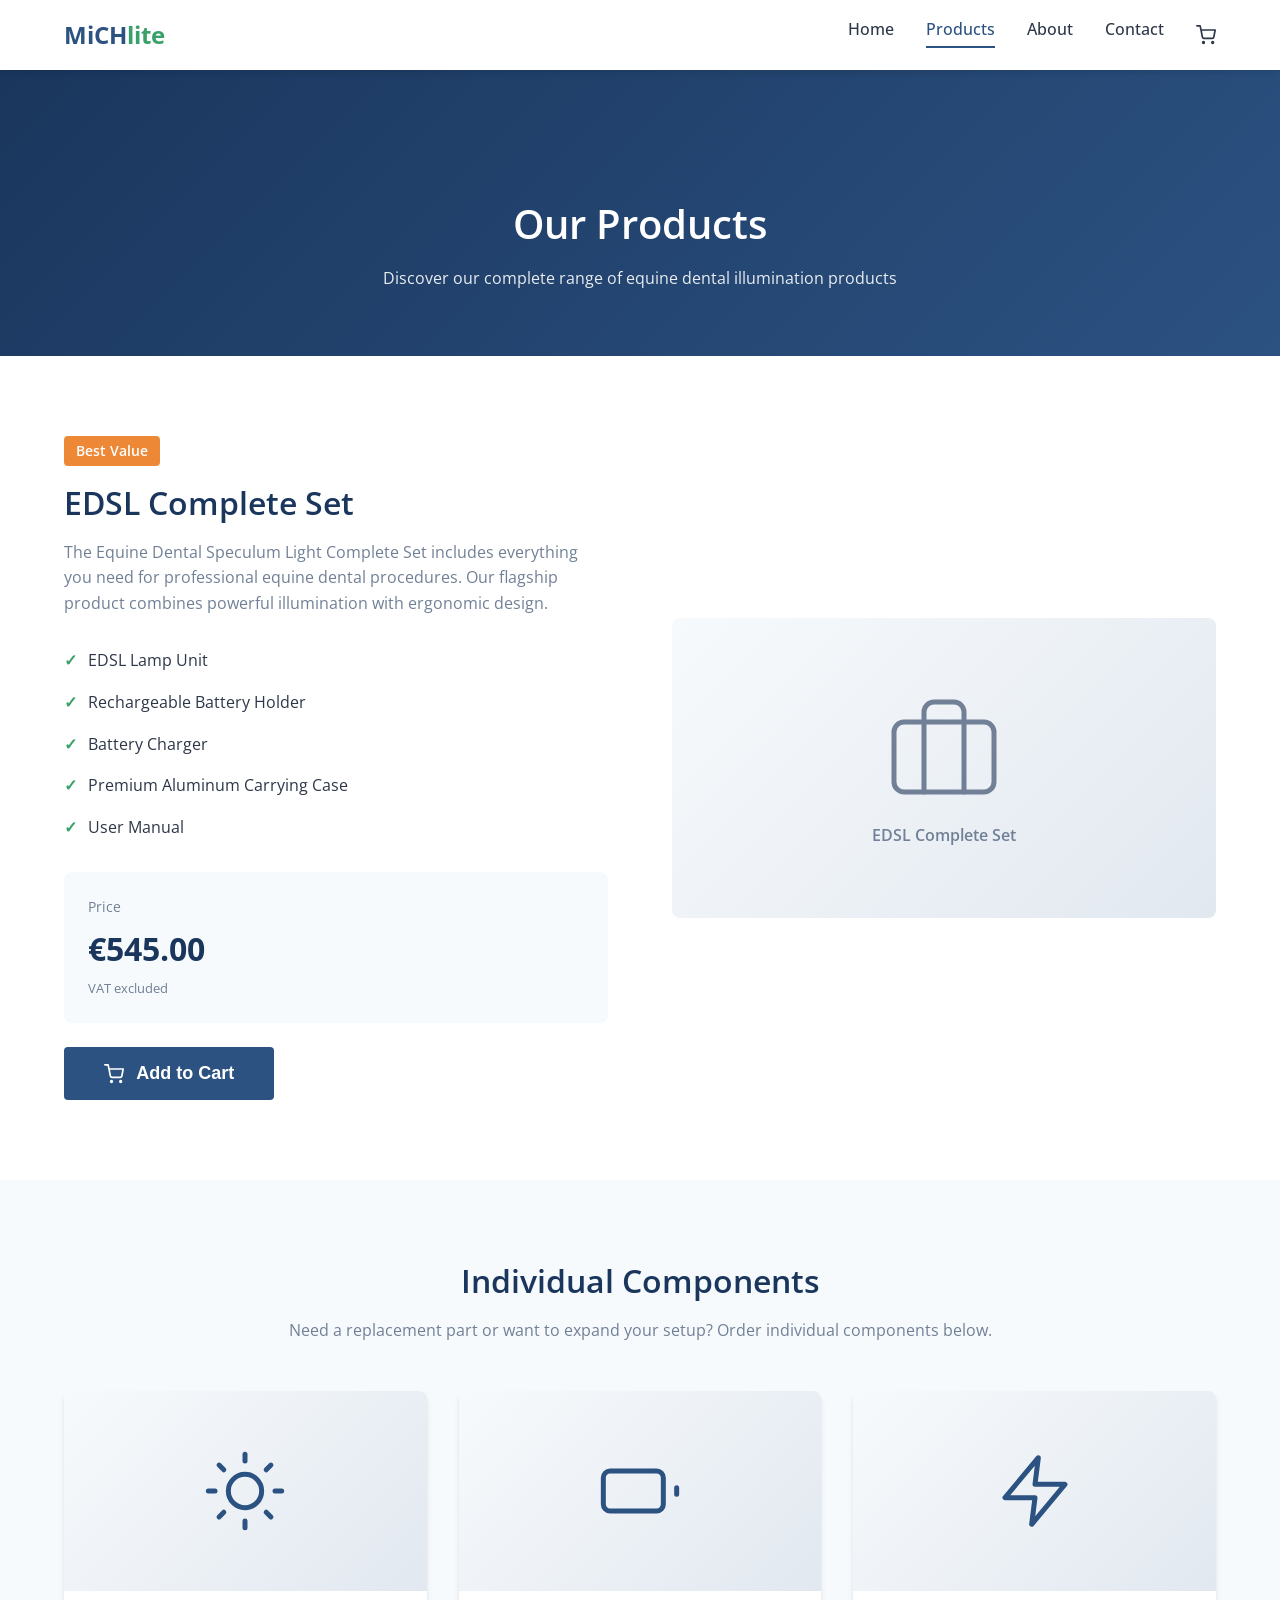
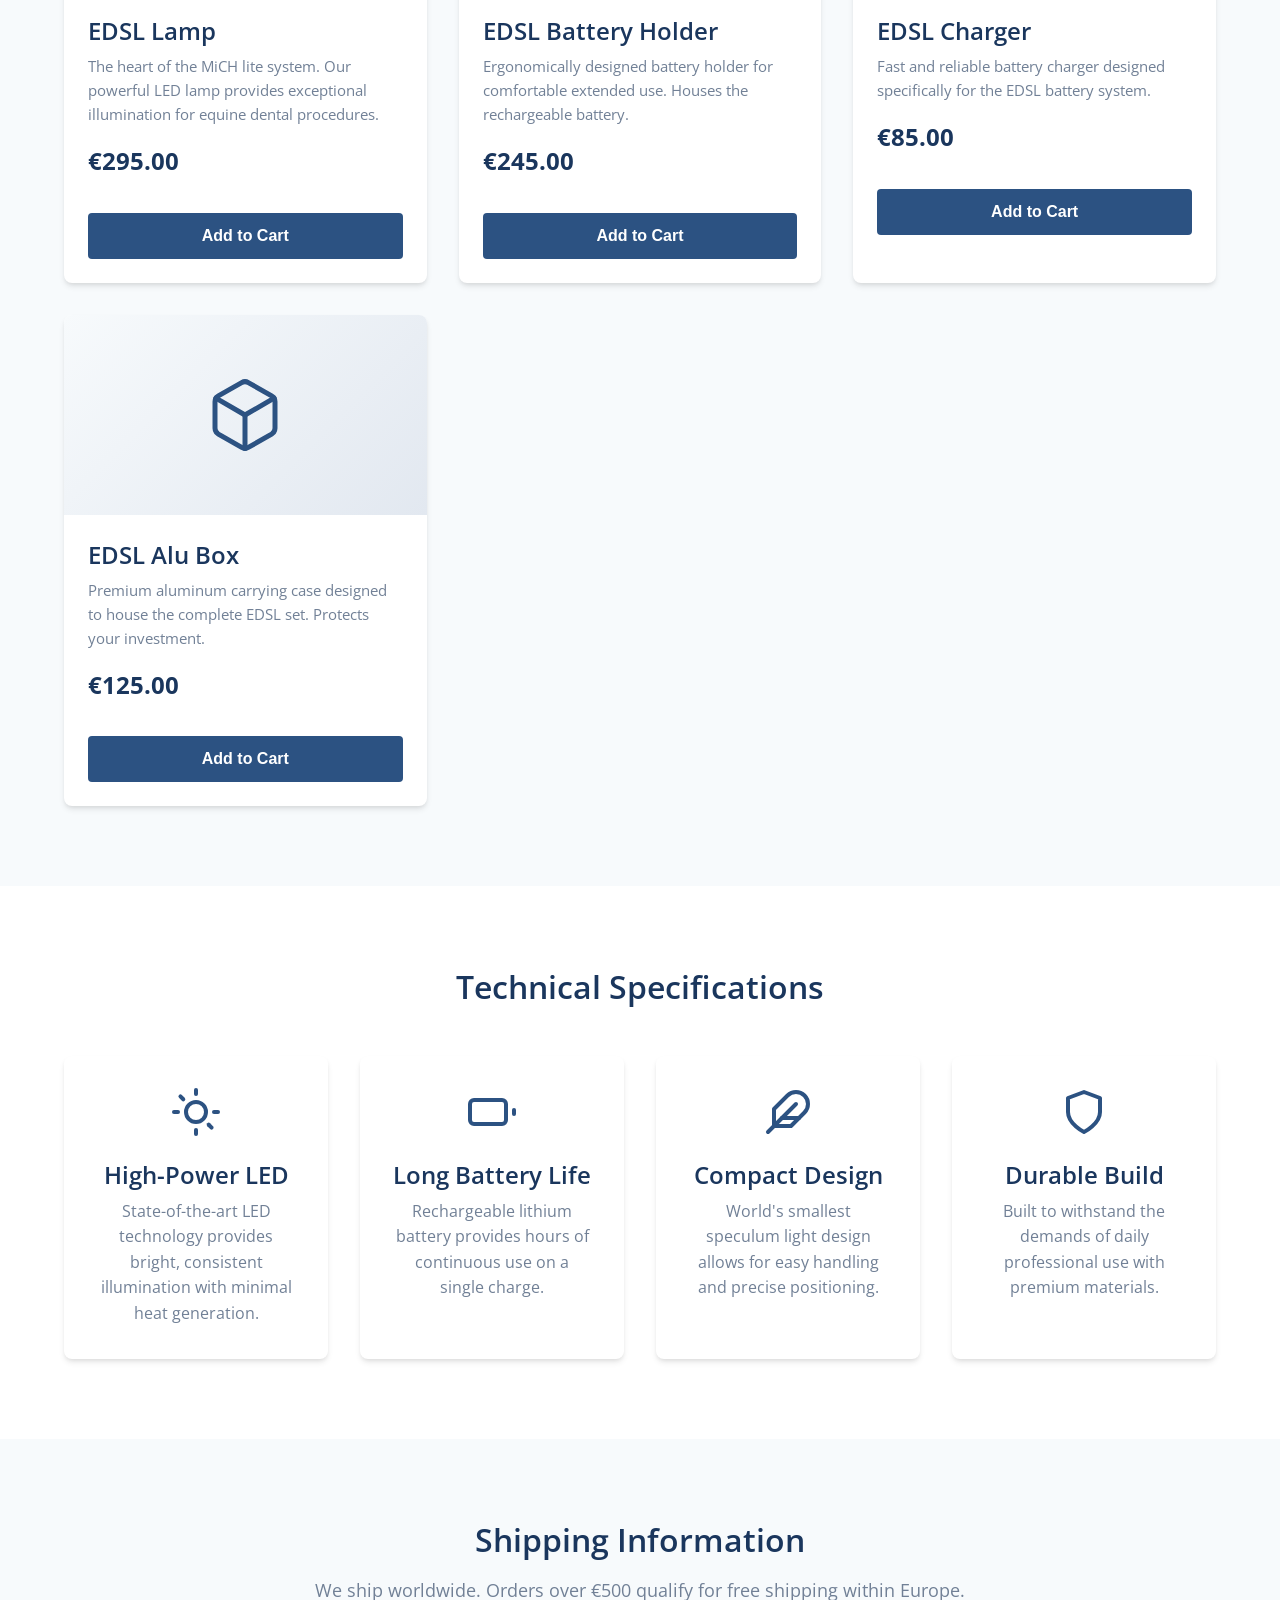
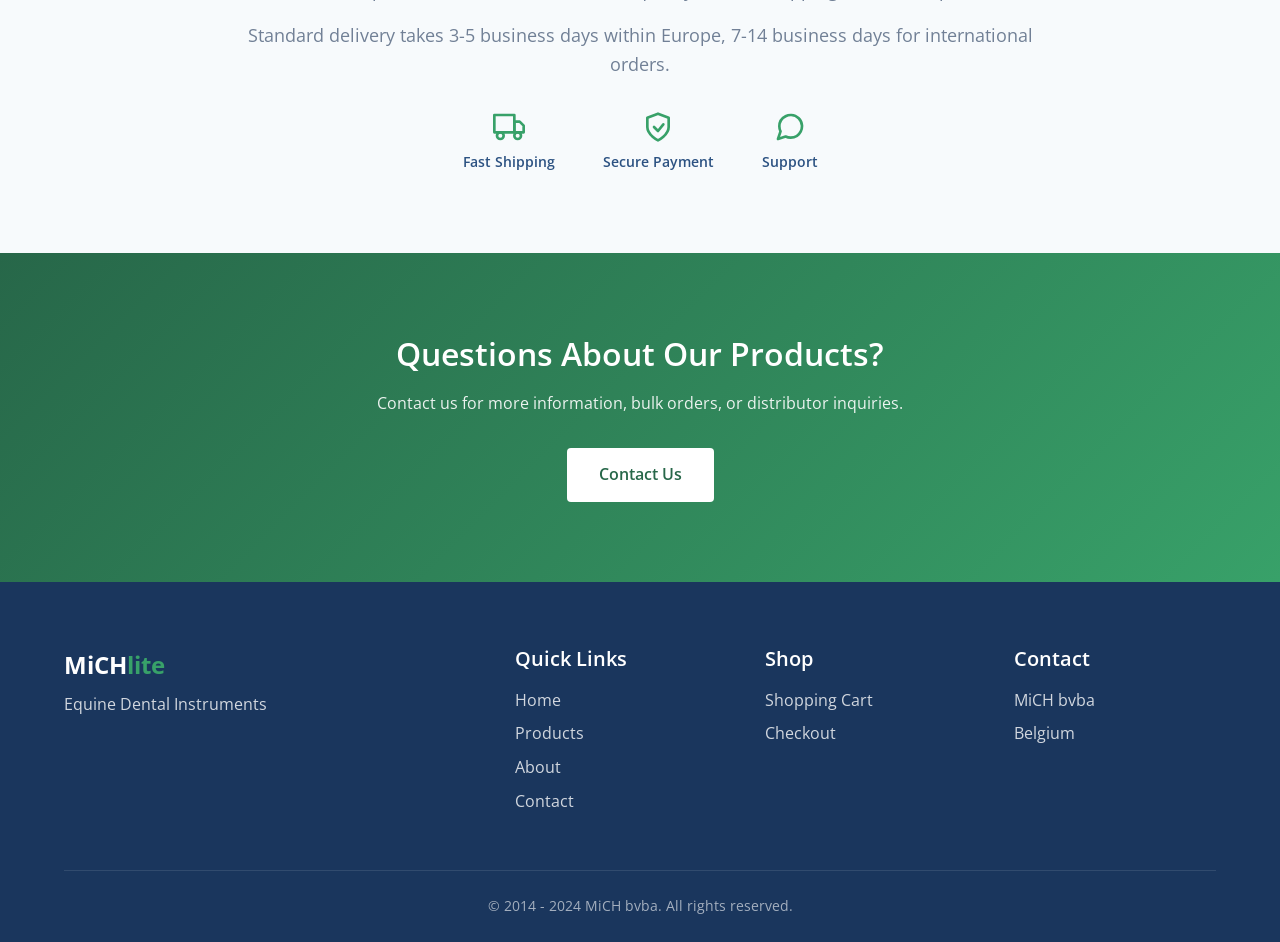
<file: products.html>
<!DOCTYPE html>
<html lang="en">
<head>
    <meta charset="UTF-8">
    <meta name="viewport" content="width=device-width, initial-scale=1.0">
    <meta name="description" content="MiCH lite Products - Equine Dental Speculum Light Set and accessories for professional equine dental care.">
    <title>Products | MiCH lite</title>
    <link rel="stylesheet" href="css/styles.css">
    <link rel="preconnect" href="https://fonts.googleapis.com">
    <link rel="preconnect" href="https://fonts.gstatic.com" crossorigin>
    <link href="https://fonts.googleapis.com/css2?family=Open+Sans:wght@300;400;600;700&display=swap" rel="stylesheet">
</head>
<body>
    <!-- Navigation -->
    <header class="header">
        <nav class="nav container">
            <a href="index.html" class="logo">
                <span class="logo-mich">MiCH</span><span class="logo-lite">lite</span>
            </a>
            <button class="nav-toggle" aria-label="Toggle navigation">
                <span class="hamburger"></span>
            </button>
            <ul class="nav-menu">
                <li><a href="index.html" class="nav-link">Home</a></li>
                <li><a href="products.html" class="nav-link active">Products</a></li>
                <li><a href="about.html" class="nav-link">About</a></li>
                <li><a href="contact.html" class="nav-link">Contact</a></li>
                <li>
                    <a href="cart.html" class="nav-link cart-link">
                        <svg xmlns="http://www.w3.org/2000/svg" width="20" height="20" viewBox="0 0 24 24" fill="none" stroke="currentColor" stroke-width="2" stroke-linecap="round" stroke-linejoin="round">
                            <circle cx="9" cy="21" r="1"></circle>
                            <circle cx="20" cy="21" r="1"></circle>
                            <path d="M1 1h4l2.68 13.39a2 2 0 0 0 2 1.61h9.72a2 2 0 0 0 2-1.61L23 6H6"></path>
                        </svg>
                        <span class="cart-count">0</span>
                    </a>
                </li>
            </ul>
        </nav>
    </header>

    <!-- Page Header -->
    <section class="page-header">
        <div class="container">
            <h1>Our Products</h1>
            <p>Discover our complete range of equine dental illumination products</p>
        </div>
    </section>

    <!-- Main Product Section -->
    <section class="section">
        <div class="container">
            <div class="product-highlight-content">
                <div class="product-highlight-text">
                    <span class="product-badge">Best Value</span>
                    <h2>EDSL Complete Set</h2>
                    <p>The Equine Dental Speculum Light Complete Set includes everything you need for professional equine dental procedures. Our flagship product combines powerful illumination with ergonomic design.</p>
                    <ul class="product-features">
                        <li>EDSL Lamp Unit</li>
                        <li>Rechargeable Battery Holder</li>
                        <li>Battery Charger</li>
                        <li>Premium Aluminum Carrying Case</li>
                        <li>User Manual</li>
                    </ul>
                    <div class="product-price-box">
                        <span class="price-label">Price</span>
                        <span class="price-value">&euro;545.00</span>
                        <span class="price-note">VAT excluded</span>
                    </div>
                    <button class="btn btn-primary btn-lg" data-add-to-cart="edsl-complete">
                        <svg xmlns="http://www.w3.org/2000/svg" width="20" height="20" viewBox="0 0 24 24" fill="none" stroke="currentColor" stroke-width="2" stroke-linecap="round" stroke-linejoin="round">
                            <circle cx="9" cy="21" r="1"></circle>
                            <circle cx="20" cy="21" r="1"></circle>
                            <path d="M1 1h4l2.68 13.39a2 2 0 0 0 2 1.61h9.72a2 2 0 0 0 2-1.61L23 6H6"></path>
                        </svg>
                        Add to Cart
                    </button>
                </div>
                <div class="product-highlight-image">
                    <div class="placeholder-image">
                        <svg xmlns="http://www.w3.org/2000/svg" width="120" height="120" viewBox="0 0 24 24" fill="none" stroke="currentColor" stroke-width="1" stroke-linecap="round" stroke-linejoin="round">
                            <rect x="2" y="7" width="20" height="14" rx="2" ry="2"></rect>
                            <path d="M16 21V5a2 2 0 0 0-2-2h-4a2 2 0 0 0-2 2v16"></path>
                        </svg>
                        <span>EDSL Complete Set</span>
                    </div>
                </div>
            </div>
        </div>
    </section>

    <!-- Individual Products -->
    <section class="section section-alt">
        <div class="container">
            <h2 class="section-title">Individual Components</h2>
            <p class="section-subtitle">Need a replacement part or want to expand your setup? Order individual components below.</p>
            <div class="products-grid">
                <!-- EDSL Lamp -->
                <div class="product-card">
                    <div class="product-image">
                        <svg xmlns="http://www.w3.org/2000/svg" width="80" height="80" viewBox="0 0 24 24" fill="none" stroke="currentColor" stroke-width="1.5" stroke-linecap="round" stroke-linejoin="round">
                            <circle cx="12" cy="12" r="5"></circle>
                            <line x1="12" y1="1" x2="12" y2="3"></line>
                            <line x1="12" y1="21" x2="12" y2="23"></line>
                            <line x1="4.22" y1="4.22" x2="5.64" y2="5.64"></line>
                            <line x1="18.36" y1="18.36" x2="19.78" y2="19.78"></line>
                            <line x1="1" y1="12" x2="3" y2="12"></line>
                            <line x1="21" y1="12" x2="23" y2="12"></line>
                            <line x1="4.22" y1="19.78" x2="5.64" y2="18.36"></line>
                            <line x1="18.36" y1="5.64" x2="19.78" y2="4.22"></line>
                        </svg>
                    </div>
                    <div class="product-info">
                        <h3>EDSL Lamp</h3>
                        <p>The heart of the MiCH lite system. Our powerful LED lamp provides exceptional illumination for equine dental procedures.</p>
                        <div class="product-price">&euro;295.00</div>
                        <button class="btn btn-primary" data-add-to-cart="edsl-lamp">Add to Cart</button>
                    </div>
                </div>

                <!-- Battery Holder -->
                <div class="product-card">
                    <div class="product-image">
                        <svg xmlns="http://www.w3.org/2000/svg" width="80" height="80" viewBox="0 0 24 24" fill="none" stroke="currentColor" stroke-width="1.5" stroke-linecap="round" stroke-linejoin="round">
                            <rect x="1" y="6" width="18" height="12" rx="2" ry="2"></rect>
                            <line x1="23" y1="13" x2="23" y2="11"></line>
                        </svg>
                    </div>
                    <div class="product-info">
                        <h3>EDSL Battery Holder</h3>
                        <p>Ergonomically designed battery holder for comfortable extended use. Houses the rechargeable battery.</p>
                        <div class="product-price">&euro;245.00</div>
                        <button class="btn btn-primary" data-add-to-cart="edsl-battery">Add to Cart</button>
                    </div>
                </div>

                <!-- Charger -->
                <div class="product-card">
                    <div class="product-image">
                        <svg xmlns="http://www.w3.org/2000/svg" width="80" height="80" viewBox="0 0 24 24" fill="none" stroke="currentColor" stroke-width="1.5" stroke-linecap="round" stroke-linejoin="round">
                            <polygon points="13 2 3 14 12 14 11 22 21 10 12 10 13 2"></polygon>
                        </svg>
                    </div>
                    <div class="product-info">
                        <h3>EDSL Charger</h3>
                        <p>Fast and reliable battery charger designed specifically for the EDSL battery system.</p>
                        <div class="product-price">&euro;85.00</div>
                        <button class="btn btn-primary" data-add-to-cart="edsl-charger">Add to Cart</button>
                    </div>
                </div>

                <!-- Aluminum Box -->
                <div class="product-card">
                    <div class="product-image">
                        <svg xmlns="http://www.w3.org/2000/svg" width="80" height="80" viewBox="0 0 24 24" fill="none" stroke="currentColor" stroke-width="1.5" stroke-linecap="round" stroke-linejoin="round">
                            <path d="M21 16V8a2 2 0 0 0-1-1.73l-7-4a2 2 0 0 0-2 0l-7 4A2 2 0 0 0 3 8v8a2 2 0 0 0 1 1.73l7 4a2 2 0 0 0 2 0l7-4A2 2 0 0 0 21 16z"></path>
                            <polyline points="3.27 6.96 12 12.01 20.73 6.96"></polyline>
                            <line x1="12" y1="22.08" x2="12" y2="12"></line>
                        </svg>
                    </div>
                    <div class="product-info">
                        <h3>EDSL Alu Box</h3>
                        <p>Premium aluminum carrying case designed to house the complete EDSL set. Protects your investment.</p>
                        <div class="product-price">&euro;125.00</div>
                        <button class="btn btn-primary" data-add-to-cart="edsl-case">Add to Cart</button>
                    </div>
                </div>
            </div>
        </div>
    </section>

    <!-- Specifications Section -->
    <section class="section">
        <div class="container">
            <h2 class="section-title">Technical Specifications</h2>
            <div class="features-grid">
                <div class="feature-card">
                    <div class="feature-icon">
                        <svg xmlns="http://www.w3.org/2000/svg" width="48" height="48" viewBox="0 0 24 24" fill="none" stroke="currentColor" stroke-width="2" stroke-linecap="round" stroke-linejoin="round">
                            <circle cx="12" cy="12" r="5"></circle>
                            <line x1="12" y1="1" x2="12" y2="3"></line>
                            <line x1="12" y1="21" x2="12" y2="23"></line>
                            <line x1="4.22" y1="4.22" x2="5.64" y2="5.64"></line>
                            <line x1="18.36" y1="18.36" x2="19.78" y2="19.78"></line>
                            <line x1="1" y1="12" x2="3" y2="12"></line>
                            <line x1="21" y1="12" x2="23" y2="12"></line>
                        </svg>
                    </div>
                    <h3>High-Power LED</h3>
                    <p>State-of-the-art LED technology provides bright, consistent illumination with minimal heat generation.</p>
                </div>
                <div class="feature-card">
                    <div class="feature-icon">
                        <svg xmlns="http://www.w3.org/2000/svg" width="48" height="48" viewBox="0 0 24 24" fill="none" stroke="currentColor" stroke-width="2" stroke-linecap="round" stroke-linejoin="round">
                            <rect x="1" y="6" width="18" height="12" rx="2" ry="2"></rect>
                            <line x1="23" y1="13" x2="23" y2="11"></line>
                        </svg>
                    </div>
                    <h3>Long Battery Life</h3>
                    <p>Rechargeable lithium battery provides hours of continuous use on a single charge.</p>
                </div>
                <div class="feature-card">
                    <div class="feature-icon">
                        <svg xmlns="http://www.w3.org/2000/svg" width="48" height="48" viewBox="0 0 24 24" fill="none" stroke="currentColor" stroke-width="2" stroke-linecap="round" stroke-linejoin="round">
                            <path d="M20.24 12.24a6 6 0 0 0-8.49-8.49L5 10.5V19h8.5z"></path>
                            <line x1="16" y1="8" x2="2" y2="22"></line>
                            <line x1="17.5" y1="15" x2="9" y2="15"></line>
                        </svg>
                    </div>
                    <h3>Compact Design</h3>
                    <p>World's smallest speculum light design allows for easy handling and precise positioning.</p>
                </div>
                <div class="feature-card">
                    <div class="feature-icon">
                        <svg xmlns="http://www.w3.org/2000/svg" width="48" height="48" viewBox="0 0 24 24" fill="none" stroke="currentColor" stroke-width="2" stroke-linecap="round" stroke-linejoin="round">
                            <path d="M12 22s8-4 8-10V5l-8-3-8 3v7c0 6 8 10 8 10z"></path>
                        </svg>
                    </div>
                    <h3>Durable Build</h3>
                    <p>Built to withstand the demands of daily professional use with premium materials.</p>
                </div>
            </div>
        </div>
    </section>

    <!-- Shipping Info -->
    <section class="section section-alt">
        <div class="container">
            <div class="intro-content">
                <h2>Shipping Information</h2>
                <p>We ship worldwide. Orders over &euro;500 qualify for free shipping within Europe.</p>
                <p>Standard delivery takes 3-5 business days within Europe, 7-14 business days for international orders.</p>
                <div class="shipping-badges">
                    <div class="shipping-badge">
                        <svg xmlns="http://www.w3.org/2000/svg" width="32" height="32" viewBox="0 0 24 24" fill="none" stroke="currentColor" stroke-width="2" stroke-linecap="round" stroke-linejoin="round">
                            <rect x="1" y="3" width="15" height="13"></rect>
                            <polygon points="16 8 20 8 23 11 23 16 16 16 16 8"></polygon>
                            <circle cx="5.5" cy="18.5" r="2.5"></circle>
                            <circle cx="18.5" cy="18.5" r="2.5"></circle>
                        </svg>
                        <span>Fast Shipping</span>
                    </div>
                    <div class="shipping-badge">
                        <svg xmlns="http://www.w3.org/2000/svg" width="32" height="32" viewBox="0 0 24 24" fill="none" stroke="currentColor" stroke-width="2" stroke-linecap="round" stroke-linejoin="round">
                            <path d="M12 22s8-4 8-10V5l-8-3-8 3v7c0 6 8 10 8 10z"></path>
                            <polyline points="9 12 12 15 16 10"></polyline>
                        </svg>
                        <span>Secure Payment</span>
                    </div>
                    <div class="shipping-badge">
                        <svg xmlns="http://www.w3.org/2000/svg" width="32" height="32" viewBox="0 0 24 24" fill="none" stroke="currentColor" stroke-width="2" stroke-linecap="round" stroke-linejoin="round">
                            <path d="M21 11.5a8.38 8.38 0 0 1-.9 3.8 8.5 8.5 0 0 1-7.6 4.7 8.38 8.38 0 0 1-3.8-.9L3 21l1.9-5.7a8.38 8.38 0 0 1-.9-3.8 8.5 8.5 0 0 1 4.7-7.6 8.38 8.38 0 0 1 3.8-.9h.5a8.48 8.48 0 0 1 8 8v.5z"></path>
                        </svg>
                        <span>Support</span>
                    </div>
                </div>
            </div>
        </div>
    </section>

    <!-- CTA Section -->
    <section class="cta section">
        <div class="container">
            <h2>Questions About Our Products?</h2>
            <p>Contact us for more information, bulk orders, or distributor inquiries.</p>
            <a href="contact.html" class="btn btn-primary">Contact Us</a>
        </div>
    </section>

    <!-- Footer -->
    <footer class="footer">
        <div class="container">
            <div class="footer-content">
                <div class="footer-brand">
                    <a href="index.html" class="logo">
                        <span class="logo-mich">MiCH</span><span class="logo-lite">lite</span>
                    </a>
                    <p>Equine Dental Instruments</p>
                </div>
                <div class="footer-links">
                    <h4>Quick Links</h4>
                    <ul>
                        <li><a href="index.html">Home</a></li>
                        <li><a href="products.html">Products</a></li>
                        <li><a href="about.html">About</a></li>
                        <li><a href="contact.html">Contact</a></li>
                    </ul>
                </div>
                <div class="footer-links">
                    <h4>Shop</h4>
                    <ul>
                        <li><a href="cart.html">Shopping Cart</a></li>
                        <li><a href="checkout.html">Checkout</a></li>
                    </ul>
                </div>
                <div class="footer-contact">
                    <h4>Contact</h4>
                    <p>MiCH bvba</p>
                    <p>Belgium</p>
                </div>
            </div>
            <div class="footer-bottom">
                <p>&copy; 2014 - 2024 MiCH bvba. All rights reserved.</p>
            </div>
        </div>
    </footer>

    <script src="js/main.js"></script>
    <script src="js/shop.js"></script>
</body>
</html>
</file>
<file: css/styles.css>
/* MiCH lite - Equine Dental Instruments
   Professional Styling for Static Website
   ======================================== */

/* CSS Variables */
:root {
    --primary-color: #2c5282;
    --primary-dark: #1a365d;
    --primary-light: #4299e1;
    --secondary-color: #38a169;
    --secondary-dark: #276749;
    --accent-color: #ed8936;
    --text-color: #2d3748;
    --text-light: #718096;
    --background-color: #ffffff;
    --background-alt: #f7fafc;
    --border-color: #e2e8f0;
    --shadow: 0 4px 6px -1px rgba(0, 0, 0, 0.1), 0 2px 4px -1px rgba(0, 0, 0, 0.06);
    --shadow-lg: 0 10px 15px -3px rgba(0, 0, 0, 0.1), 0 4px 6px -2px rgba(0, 0, 0, 0.05);
    --transition: all 0.3s ease;
    --max-width: 1200px;
}

/* Reset & Base Styles */
*,
*::before,
*::after {
    box-sizing: border-box;
    margin: 0;
    padding: 0;
}

html {
    scroll-behavior: smooth;
}

body {
    font-family: 'Open Sans', -apple-system, BlinkMacSystemFont, 'Segoe UI', Roboto, Oxygen, Ubuntu, sans-serif;
    font-size: 16px;
    line-height: 1.6;
    color: var(--text-color);
    background-color: var(--background-color);
}

img {
    max-width: 100%;
    height: auto;
    display: block;
}

a {
    color: var(--primary-color);
    text-decoration: none;
    transition: var(--transition);
}

a:hover {
    color: var(--primary-light);
}

ul {
    list-style: none;
}

/* Container */
.container {
    width: 100%;
    max-width: var(--max-width);
    margin: 0 auto;
    padding: 0 1.5rem;
}

/* Typography */
h1, h2, h3, h4, h5, h6 {
    font-weight: 600;
    line-height: 1.3;
    color: var(--text-color);
    margin-bottom: 1rem;
}

h1 { font-size: 2.5rem; }
h2 { font-size: 2rem; }
h3 { font-size: 1.5rem; }
h4 { font-size: 1.25rem; }

p {
    margin-bottom: 1rem;
}

/* Buttons */
.btn {
    display: inline-block;
    padding: 0.875rem 2rem;
    font-size: 1rem;
    font-weight: 600;
    text-align: center;
    border: none;
    border-radius: 4px;
    cursor: pointer;
    transition: var(--transition);
}

.btn-primary {
    background-color: var(--primary-color);
    color: white;
}

.btn-primary:hover {
    background-color: var(--primary-dark);
    color: white;
}

.btn-secondary {
    background-color: var(--secondary-color);
    color: white;
}

.btn-secondary:hover {
    background-color: var(--secondary-dark);
    color: white;
}

.btn-outline {
    background-color: transparent;
    border: 2px solid var(--primary-color);
    color: var(--primary-color);
}

.btn-outline:hover {
    background-color: var(--primary-color);
    color: white;
}

/* Header & Navigation */
.header {
    position: fixed;
    top: 0;
    left: 0;
    right: 0;
    background-color: var(--background-color);
    box-shadow: var(--shadow);
    z-index: 1000;
}

.nav {
    display: flex;
    justify-content: space-between;
    align-items: center;
    height: 70px;
}

.logo {
    font-size: 1.5rem;
    font-weight: 700;
}

.logo-mich {
    color: var(--primary-color);
}

.logo-lite {
    color: var(--secondary-color);
}

.nav-menu {
    display: flex;
    gap: 2rem;
}

.nav-link {
    color: var(--text-color);
    font-weight: 500;
    padding: 0.5rem 0;
    position: relative;
}

.nav-link::after {
    content: '';
    position: absolute;
    bottom: 0;
    left: 0;
    width: 0;
    height: 2px;
    background-color: var(--primary-color);
    transition: var(--transition);
}

.nav-link:hover::after,
.nav-link.active::after {
    width: 100%;
}

.nav-link:hover,
.nav-link.active {
    color: var(--primary-color);
}

.nav-toggle {
    display: none;
    background: none;
    border: none;
    cursor: pointer;
    padding: 0.5rem;
}

.hamburger {
    display: block;
    width: 25px;
    height: 3px;
    background-color: var(--text-color);
    position: relative;
    transition: var(--transition);
}

.hamburger::before,
.hamburger::after {
    content: '';
    position: absolute;
    width: 25px;
    height: 3px;
    background-color: var(--text-color);
    transition: var(--transition);
}

.hamburger::before {
    top: -8px;
}

.hamburger::after {
    bottom: -8px;
}

/* Sections */
.section {
    padding: 5rem 0;
}

.section-alt {
    background-color: var(--background-alt);
}

.section-title {
    text-align: center;
    margin-bottom: 3rem;
    color: var(--primary-dark);
}

/* Hero Section */
.hero {
    min-height: 100vh;
    display: flex;
    align-items: center;
    justify-content: center;
    background: linear-gradient(135deg, var(--primary-dark) 0%, var(--primary-color) 50%, var(--primary-light) 100%);
    color: white;
    text-align: center;
    padding-top: 70px;
}

.hero-content {
    max-width: 800px;
}

.hero h1 {
    color: white;
    font-size: 3rem;
    margin-bottom: 1.5rem;
}

.hero-subtitle {
    font-size: 1.25rem;
    margin-bottom: 2rem;
    opacity: 0.9;
}

/* Introduction Section */
.intro-content {
    max-width: 800px;
    margin: 0 auto;
    text-align: center;
}

.intro-content h2 {
    color: var(--primary-dark);
}

.intro-content p {
    color: var(--text-light);
    font-size: 1.125rem;
}

/* Features Section */
.features-grid {
    display: grid;
    grid-template-columns: repeat(auto-fit, minmax(250px, 1fr));
    gap: 2rem;
}

.feature-card {
    background-color: var(--background-color);
    padding: 2rem;
    border-radius: 8px;
    box-shadow: var(--shadow);
    text-align: center;
    transition: var(--transition);
}

.feature-card:hover {
    transform: translateY(-5px);
    box-shadow: var(--shadow-lg);
}

.feature-icon {
    color: var(--primary-color);
    margin-bottom: 1rem;
}

.feature-card h3 {
    color: var(--primary-dark);
    margin-bottom: 0.5rem;
}

.feature-card p {
    color: var(--text-light);
    margin-bottom: 0;
}

/* Product Highlight Section */
.product-highlight-content {
    display: grid;
    grid-template-columns: 1fr 1fr;
    gap: 4rem;
    align-items: center;
}

.product-highlight-text h2 {
    color: var(--primary-dark);
}

.product-highlight-text p {
    color: var(--text-light);
}

.product-features {
    margin: 1.5rem 0;
}

.product-features li {
    padding: 0.5rem 0;
    padding-left: 1.5rem;
    position: relative;
    color: var(--text-color);
}

.product-features li::before {
    content: '✓';
    position: absolute;
    left: 0;
    color: var(--secondary-color);
    font-weight: bold;
}

.placeholder-image {
    background: linear-gradient(135deg, var(--background-alt) 0%, var(--border-color) 100%);
    border-radius: 8px;
    padding: 4rem;
    display: flex;
    flex-direction: column;
    align-items: center;
    justify-content: center;
    color: var(--text-light);
    min-height: 300px;
}

.placeholder-image svg {
    margin-bottom: 1rem;
}

.placeholder-image span {
    font-weight: 600;
}

/* CTA Section */
.cta {
    background: linear-gradient(135deg, var(--secondary-dark) 0%, var(--secondary-color) 100%);
    color: white;
    text-align: center;
}

.cta h2 {
    color: white;
}

.cta p {
    opacity: 0.9;
    margin-bottom: 2rem;
}

.cta .btn-primary {
    background-color: white;
    color: var(--secondary-dark);
}

.cta .btn-primary:hover {
    background-color: var(--background-alt);
}

/* Products Page Styles */
.page-header {
    background: linear-gradient(135deg, var(--primary-dark) 0%, var(--primary-color) 100%);
    color: white;
    padding: 8rem 0 4rem;
    text-align: center;
    margin-top: 70px;
}

.page-header h1 {
    color: white;
}

.page-header p {
    opacity: 0.9;
    max-width: 600px;
    margin: 0 auto;
}

.products-grid {
    display: grid;
    grid-template-columns: repeat(auto-fit, minmax(300px, 1fr));
    gap: 2rem;
}

.product-card {
    background-color: var(--background-color);
    border-radius: 8px;
    overflow: hidden;
    box-shadow: var(--shadow);
    transition: var(--transition);
}

.product-card:hover {
    transform: translateY(-5px);
    box-shadow: var(--shadow-lg);
}

.product-image {
    background: linear-gradient(135deg, var(--background-alt) 0%, var(--border-color) 100%);
    padding: 3rem;
    display: flex;
    align-items: center;
    justify-content: center;
    min-height: 200px;
}

.product-image svg {
    color: var(--primary-color);
}

.product-info {
    padding: 1.5rem;
}

.product-info h3 {
    color: var(--primary-dark);
    margin-bottom: 0.5rem;
}

.product-info p {
    color: var(--text-light);
    font-size: 0.9375rem;
}

.product-info .btn {
    width: 100%;
    margin-top: 1rem;
}

/* About Page */
.about-content {
    display: grid;
    grid-template-columns: 1fr 1fr;
    gap: 4rem;
    align-items: center;
}

.about-text h2 {
    color: var(--primary-dark);
}

.about-image {
    background: linear-gradient(135deg, var(--background-alt) 0%, var(--border-color) 100%);
    border-radius: 8px;
    padding: 4rem;
    display: flex;
    align-items: center;
    justify-content: center;
    min-height: 400px;
}

.timeline {
    margin-top: 2rem;
}

.timeline-item {
    padding-left: 2rem;
    border-left: 2px solid var(--primary-color);
    padding-bottom: 2rem;
    position: relative;
}

.timeline-item:last-child {
    padding-bottom: 0;
}

.timeline-item::before {
    content: '';
    position: absolute;
    left: -8px;
    top: 0;
    width: 14px;
    height: 14px;
    background-color: var(--primary-color);
    border-radius: 50%;
}

.timeline-item h4 {
    color: var(--primary-color);
    margin-bottom: 0.25rem;
}

.timeline-item p {
    color: var(--text-light);
    margin-bottom: 0;
}

/* Contact Page */
.contact-grid {
    display: grid;
    grid-template-columns: 1fr 1fr;
    gap: 4rem;
}

.contact-form {
    background-color: var(--background-color);
    padding: 2rem;
    border-radius: 8px;
    box-shadow: var(--shadow);
}

.form-group {
    margin-bottom: 1.5rem;
}

.form-group label {
    display: block;
    margin-bottom: 0.5rem;
    font-weight: 600;
    color: var(--text-color);
}

.form-group input,
.form-group textarea {
    width: 100%;
    padding: 0.875rem;
    border: 1px solid var(--border-color);
    border-radius: 4px;
    font-family: inherit;
    font-size: 1rem;
    transition: var(--transition);
}

.form-group input:focus,
.form-group textarea:focus {
    outline: none;
    border-color: var(--primary-color);
    box-shadow: 0 0 0 3px rgba(66, 153, 225, 0.2);
}

.form-group textarea {
    min-height: 150px;
    resize: vertical;
}

.contact-info {
    padding: 2rem 0;
}

.contact-info h3 {
    color: var(--primary-dark);
    margin-bottom: 1.5rem;
}

.contact-item {
    display: flex;
    align-items: flex-start;
    gap: 1rem;
    margin-bottom: 1.5rem;
}

.contact-item svg {
    color: var(--primary-color);
    flex-shrink: 0;
    margin-top: 0.25rem;
}

.contact-item h4 {
    margin-bottom: 0.25rem;
}

.contact-item p {
    color: var(--text-light);
    margin-bottom: 0;
}

/* Footer */
.footer {
    background-color: var(--primary-dark);
    color: white;
    padding: 4rem 0 0;
}

.footer-content {
    display: grid;
    grid-template-columns: 2fr 1fr 1fr 1fr;
    gap: 3rem;
    padding-bottom: 3rem;
    border-bottom: 1px solid rgba(255, 255, 255, 0.1);
}

.footer-brand .logo-mich {
    color: white;
}

.footer-brand p {
    opacity: 0.8;
    margin-top: 0.5rem;
}

.footer-links h4,
.footer-contact h4 {
    color: white;
    margin-bottom: 1rem;
}

.footer-links ul li {
    margin-bottom: 0.5rem;
}

.footer-links a {
    color: rgba(255, 255, 255, 0.8);
}

.footer-links a:hover {
    color: white;
}

.footer-contact p {
    color: rgba(255, 255, 255, 0.8);
    margin-bottom: 0.5rem;
}

.footer-bottom {
    padding: 1.5rem 0;
    text-align: center;
}

.footer-bottom p {
    color: rgba(255, 255, 255, 0.6);
    margin-bottom: 0;
    font-size: 0.875rem;
}

/* Responsive Design */
@media (max-width: 992px) {
    .product-highlight-content,
    .about-content,
    .contact-grid {
        grid-template-columns: 1fr;
        gap: 2rem;
    }

    .footer-content {
        grid-template-columns: 1fr 1fr;
    }
}

@media (max-width: 768px) {
    h1 { font-size: 2rem; }
    h2 { font-size: 1.75rem; }

    .hero h1 {
        font-size: 2.25rem;
    }

    .hero-subtitle {
        font-size: 1rem;
    }

    .nav-toggle {
        display: block;
    }

    .nav-menu {
        position: fixed;
        top: 70px;
        left: 0;
        right: 0;
        background-color: var(--background-color);
        flex-direction: column;
        padding: 2rem;
        gap: 1rem;
        box-shadow: var(--shadow);
        transform: translateY(-150%);
        transition: var(--transition);
    }

    .nav-menu.active {
        transform: translateY(0);
    }

    .section {
        padding: 3rem 0;
    }

    .footer-content {
        grid-template-columns: 1fr;
        gap: 2rem;
    }

    .product-highlight-image {
        order: -1;
    }
}

@media (max-width: 480px) {
    .container {
        padding: 0 1rem;
    }

    .btn {
        padding: 0.75rem 1.5rem;
    }

    .features-grid {
        grid-template-columns: 1fr;
    }

    .products-grid {
        grid-template-columns: 1fr;
    }
}

/* ================================
   SHOP STYLES
   ================================ */

/* Cart Link in Navigation */
.cart-link {
    display: flex;
    align-items: center;
    gap: 0.25rem;
    position: relative;
}

.cart-link svg {
    width: 20px;
    height: 20px;
}

.cart-count {
    position: absolute;
    top: -8px;
    right: -12px;
    background-color: var(--accent-color);
    color: white;
    font-size: 0.75rem;
    font-weight: 600;
    width: 20px;
    height: 20px;
    border-radius: 50%;
    display: flex;
    align-items: center;
    justify-content: center;
}

/* Button Variations */
.btn-lg {
    padding: 1rem 2.5rem;
    font-size: 1.125rem;
}

.btn-block {
    display: block;
    width: 100%;
}

.btn svg {
    display: inline-block;
    vertical-align: middle;
    margin-right: 0.5rem;
}

/* Product Badge */
.product-badge {
    display: inline-block;
    background-color: var(--accent-color);
    color: white;
    padding: 0.25rem 0.75rem;
    border-radius: 4px;
    font-size: 0.875rem;
    font-weight: 600;
    margin-bottom: 1rem;
}

/* Product Price Box */
.product-price-box {
    background-color: var(--background-alt);
    border-radius: 8px;
    padding: 1.5rem;
    margin: 1.5rem 0;
    display: flex;
    flex-direction: column;
    gap: 0.25rem;
}

.price-label {
    color: var(--text-light);
    font-size: 0.875rem;
}

.price-value {
    color: var(--primary-dark);
    font-size: 2rem;
    font-weight: 700;
}

.price-note {
    color: var(--text-light);
    font-size: 0.8125rem;
}

/* Product Price in Cards */
.product-price {
    color: var(--primary-dark);
    font-size: 1.5rem;
    font-weight: 700;
    margin: 1rem 0;
}

/* Section Subtitle */
.section-subtitle {
    text-align: center;
    color: var(--text-light);
    margin-top: -2rem;
    margin-bottom: 3rem;
}

/* Shipping Badges */
.shipping-badges {
    display: flex;
    justify-content: center;
    gap: 3rem;
    margin-top: 2rem;
}

.shipping-badge {
    display: flex;
    flex-direction: column;
    align-items: center;
    gap: 0.5rem;
    color: var(--primary-color);
}

.shipping-badge svg {
    color: var(--secondary-color);
}

.shipping-badge span {
    font-weight: 600;
    font-size: 0.875rem;
}

/* Shop Notification */
.shop-notification {
    position: fixed;
    bottom: 2rem;
    right: 2rem;
    background-color: var(--primary-dark);
    color: white;
    padding: 1rem 1.5rem;
    border-radius: 8px;
    box-shadow: var(--shadow-lg);
    display: flex;
    align-items: center;
    gap: 1rem;
    z-index: 9999;
    opacity: 0;
    transform: translateY(20px);
    transition: var(--transition);
}

.shop-notification.show {
    opacity: 1;
    transform: translateY(0);
}

.notification-link {
    color: var(--primary-light);
    font-weight: 600;
}

.notification-link:hover {
    color: white;
}

/* Cart Page Layout */
.cart-layout {
    display: grid;
    grid-template-columns: 1fr 380px;
    gap: 3rem;
    align-items: start;
}

.cart-main {
    min-width: 0;
}

/* Cart Items */
.cart-items {
    display: flex;
    flex-direction: column;
    gap: 1rem;
}

.cart-item {
    display: grid;
    grid-template-columns: 80px 1fr auto auto auto;
    gap: 1.5rem;
    align-items: center;
    background-color: var(--background-color);
    padding: 1.5rem;
    border-radius: 8px;
    box-shadow: var(--shadow);
}

.cart-item-image {
    background: linear-gradient(135deg, var(--background-alt) 0%, var(--border-color) 100%);
    border-radius: 8px;
    padding: 1rem;
    display: flex;
    align-items: center;
    justify-content: center;
}

.cart-item-image svg {
    color: var(--primary-color);
}

.cart-item-details h3 {
    margin-bottom: 0.25rem;
    font-size: 1.125rem;
}

.cart-item-price {
    color: var(--text-light);
    margin-bottom: 0;
}

.cart-item-quantity {
    display: flex;
    align-items: center;
    gap: 0.5rem;
}

.quantity-btn {
    width: 32px;
    height: 32px;
    border: 1px solid var(--border-color);
    background-color: var(--background-color);
    border-radius: 4px;
    cursor: pointer;
    font-size: 1.125rem;
    display: flex;
    align-items: center;
    justify-content: center;
    transition: var(--transition);
}

.quantity-btn:hover {
    border-color: var(--primary-color);
    color: var(--primary-color);
}

.quantity-input {
    width: 50px;
    height: 32px;
    text-align: center;
    border: 1px solid var(--border-color);
    border-radius: 4px;
    font-size: 1rem;
}

.cart-item-total {
    font-weight: 700;
    font-size: 1.125rem;
    color: var(--primary-dark);
    min-width: 100px;
    text-align: right;
}

.cart-item-remove {
    background: none;
    border: none;
    cursor: pointer;
    color: var(--text-light);
    padding: 0.5rem;
    transition: var(--transition);
}

.cart-item-remove:hover {
    color: #e53e3e;
}

/* Empty Cart */
.empty-cart {
    text-align: center;
    padding: 4rem 2rem;
    background-color: var(--background-alt);
    border-radius: 8px;
}

.empty-cart-icon {
    color: var(--text-light);
    margin-bottom: 1.5rem;
}

.empty-cart h2 {
    margin-bottom: 0.5rem;
}

.empty-cart p {
    color: var(--text-light);
    margin-bottom: 2rem;
}

/* Cart Sidebar */
.cart-sidebar {
    position: sticky;
    top: 90px;
}

.cart-summary-box {
    background-color: var(--background-color);
    border-radius: 8px;
    box-shadow: var(--shadow);
    padding: 1.5rem;
    margin-bottom: 1.5rem;
}

.cart-summary-box h3 {
    margin-bottom: 1.5rem;
    padding-bottom: 1rem;
    border-bottom: 1px solid var(--border-color);
}

.summary-row {
    display: flex;
    justify-content: space-between;
    margin-bottom: 0.75rem;
    color: var(--text-color);
}

.summary-row.total {
    font-size: 1.25rem;
    font-weight: 700;
    color: var(--primary-dark);
    margin-top: 1rem;
    padding-top: 1rem;
    border-top: 2px solid var(--border-color);
}

.shipping-note {
    font-size: 0.8125rem;
    color: var(--secondary-color);
    margin-bottom: 1rem;
}

#cart-summary .btn {
    margin-top: 0.75rem;
}

/* Checkout Info */
.checkout-info {
    background-color: var(--background-alt);
    border-radius: 8px;
    padding: 1.5rem;
}

.checkout-info-item {
    display: flex;
    align-items: center;
    gap: 0.75rem;
    padding: 0.75rem 0;
    color: var(--text-color);
    font-size: 0.9375rem;
}

.checkout-info-item svg {
    color: var(--secondary-color);
    flex-shrink: 0;
}

/* Checkout Page Layout */
.checkout-layout {
    display: grid;
    grid-template-columns: 1fr 400px;
    gap: 3rem;
    align-items: start;
}

.checkout-main {
    min-width: 0;
}

.checkout-form {
    background-color: var(--background-color);
    border-radius: 8px;
    box-shadow: var(--shadow);
    overflow: hidden;
}

.checkout-section {
    padding: 2rem;
    border-bottom: 1px solid var(--border-color);
}

.checkout-section:last-of-type {
    border-bottom: none;
}

.checkout-section h2 {
    font-size: 1.25rem;
    margin-bottom: 1.5rem;
    color: var(--primary-dark);
}

.form-row {
    display: grid;
    grid-template-columns: 1fr 1fr;
    gap: 1rem;
}

.form-group select {
    width: 100%;
    padding: 0.875rem;
    border: 1px solid var(--border-color);
    border-radius: 4px;
    font-family: inherit;
    font-size: 1rem;
    background-color: var(--background-color);
    cursor: pointer;
    transition: var(--transition);
}

.form-group select:focus {
    outline: none;
    border-color: var(--primary-color);
    box-shadow: 0 0 0 3px rgba(66, 153, 225, 0.2);
}

.payment-info {
    background-color: var(--background-alt);
    border-radius: 8px;
    padding: 1.5rem;
}

.payment-info p {
    margin-bottom: 0.75rem;
    color: var(--text-light);
}

.payment-info p:last-child {
    margin-bottom: 0;
}

.checkout-form > .btn {
    width: 100%;
    border-radius: 0;
    padding: 1.25rem;
    font-size: 1.125rem;
}

/* Checkout Sidebar */
.checkout-sidebar {
    position: sticky;
    top: 90px;
}

.order-summary-box {
    background-color: var(--background-color);
    border-radius: 8px;
    box-shadow: var(--shadow);
    padding: 1.5rem;
    margin-bottom: 1.5rem;
}

.order-summary-box h3 {
    margin-bottom: 1.5rem;
    padding-bottom: 1rem;
    border-bottom: 1px solid var(--border-color);
}

.order-items {
    margin-bottom: 1rem;
}

.order-item {
    display: flex;
    justify-content: space-between;
    padding: 0.5rem 0;
    font-size: 0.9375rem;
}

.order-item-name {
    color: var(--text-color);
}

.order-item-price {
    font-weight: 600;
}

.order-total .order-item {
    border-top: 1px solid var(--border-color);
    padding-top: 0.75rem;
    margin-top: 0.5rem;
}

.order-total .order-item.total {
    font-size: 1.125rem;
    font-weight: 700;
    color: var(--primary-dark);
    border-top: 2px solid var(--border-color);
    padding-top: 1rem;
    margin-top: 1rem;
}

.back-to-cart {
    display: flex;
    align-items: center;
    gap: 0.5rem;
    color: var(--text-light);
    font-size: 0.9375rem;
    margin-top: 1.5rem;
}

.back-to-cart:hover {
    color: var(--primary-color);
}

/* Responsive Shop Styles */
@media (max-width: 992px) {
    .cart-layout,
    .checkout-layout {
        grid-template-columns: 1fr;
    }

    .cart-sidebar,
    .checkout-sidebar {
        position: static;
    }

    .cart-item {
        grid-template-columns: 60px 1fr;
        grid-template-rows: auto auto;
    }

    .cart-item-image {
        grid-row: span 2;
    }

    .cart-item-quantity {
        grid-column: 2;
    }

    .cart-item-total {
        text-align: left;
    }

    .cart-item-remove {
        position: absolute;
        top: 1rem;
        right: 1rem;
    }

    .cart-item {
        position: relative;
    }
}

@media (max-width: 768px) {
    .shipping-badges {
        flex-direction: column;
        gap: 1.5rem;
    }

    .form-row {
        grid-template-columns: 1fr;
    }

    .shop-notification {
        left: 1rem;
        right: 1rem;
        bottom: 1rem;
    }
}

@media (max-width: 480px) {
    .cart-item {
        grid-template-columns: 1fr;
        text-align: center;
    }

    .cart-item-image {
        grid-row: auto;
        max-width: 100px;
        margin: 0 auto;
    }

    .cart-item-quantity {
        justify-content: center;
    }

    .cart-item-total {
        text-align: center;
    }
}
</file>
